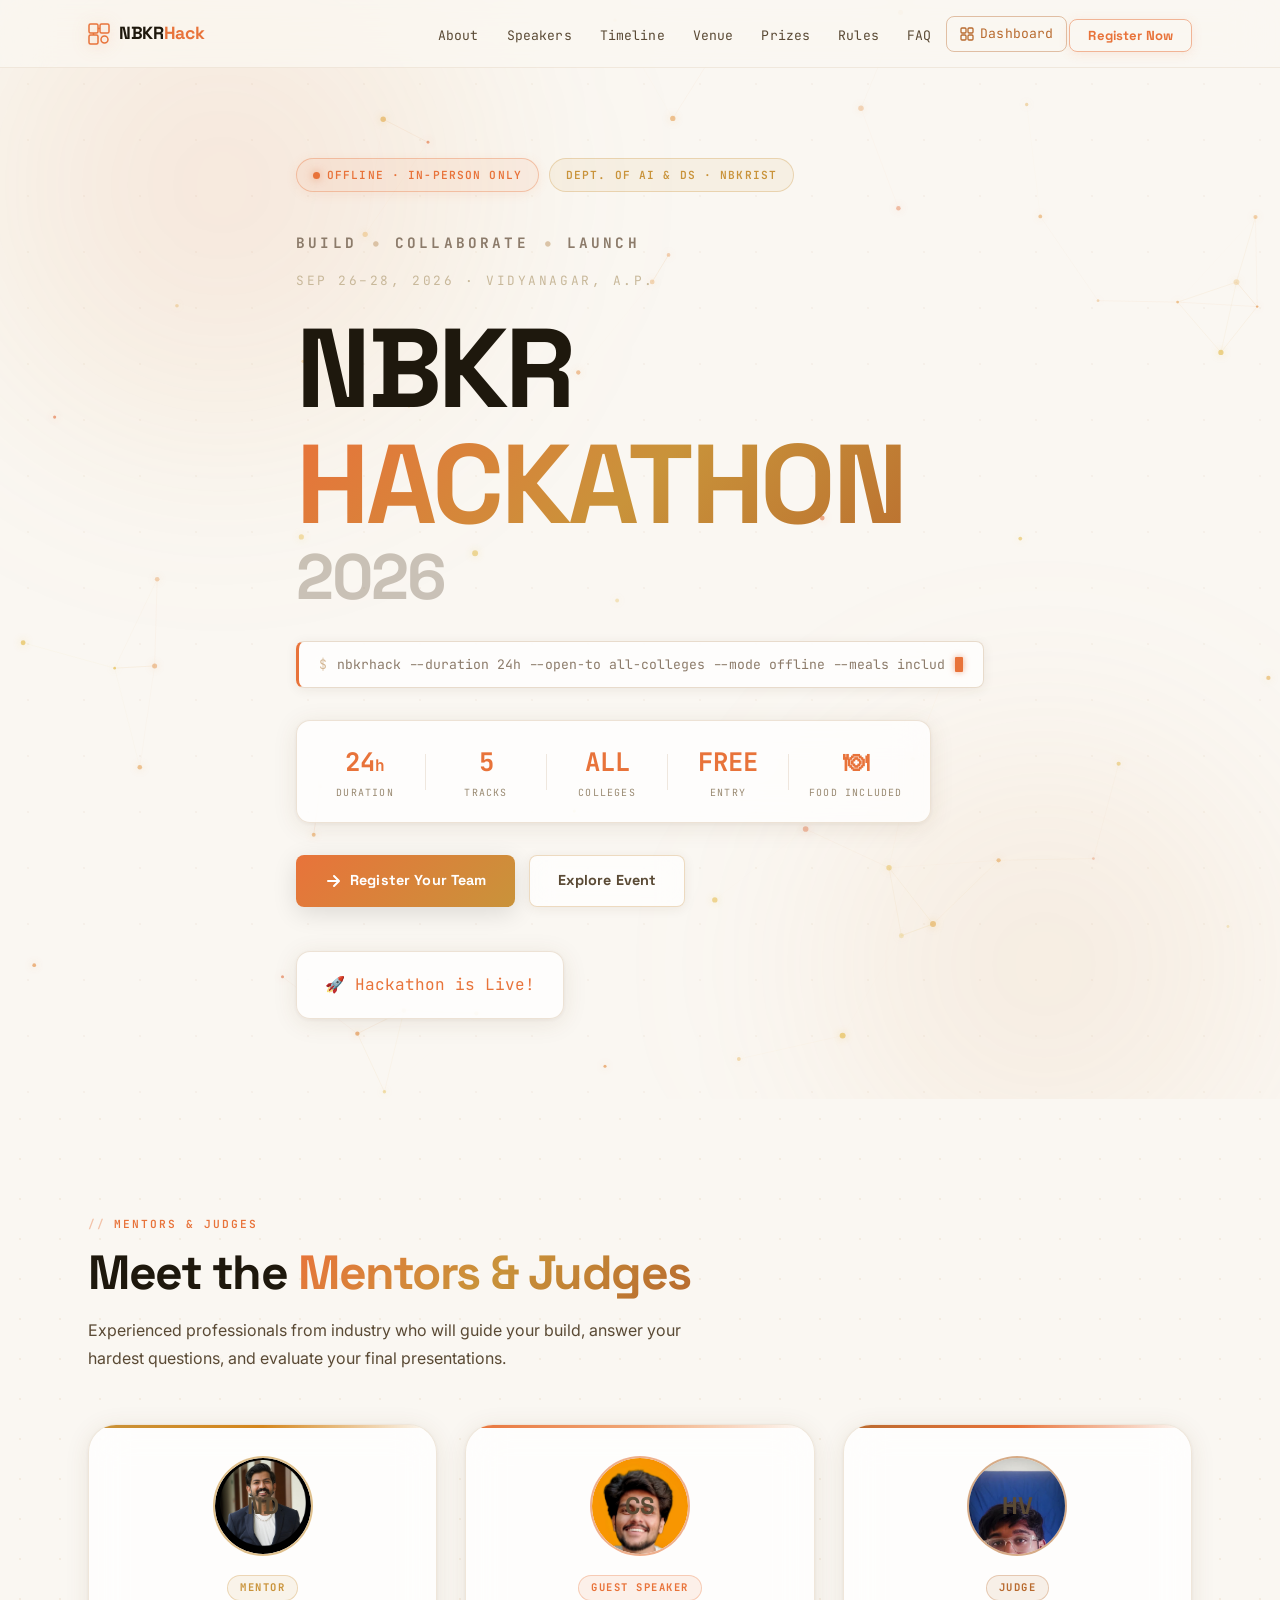
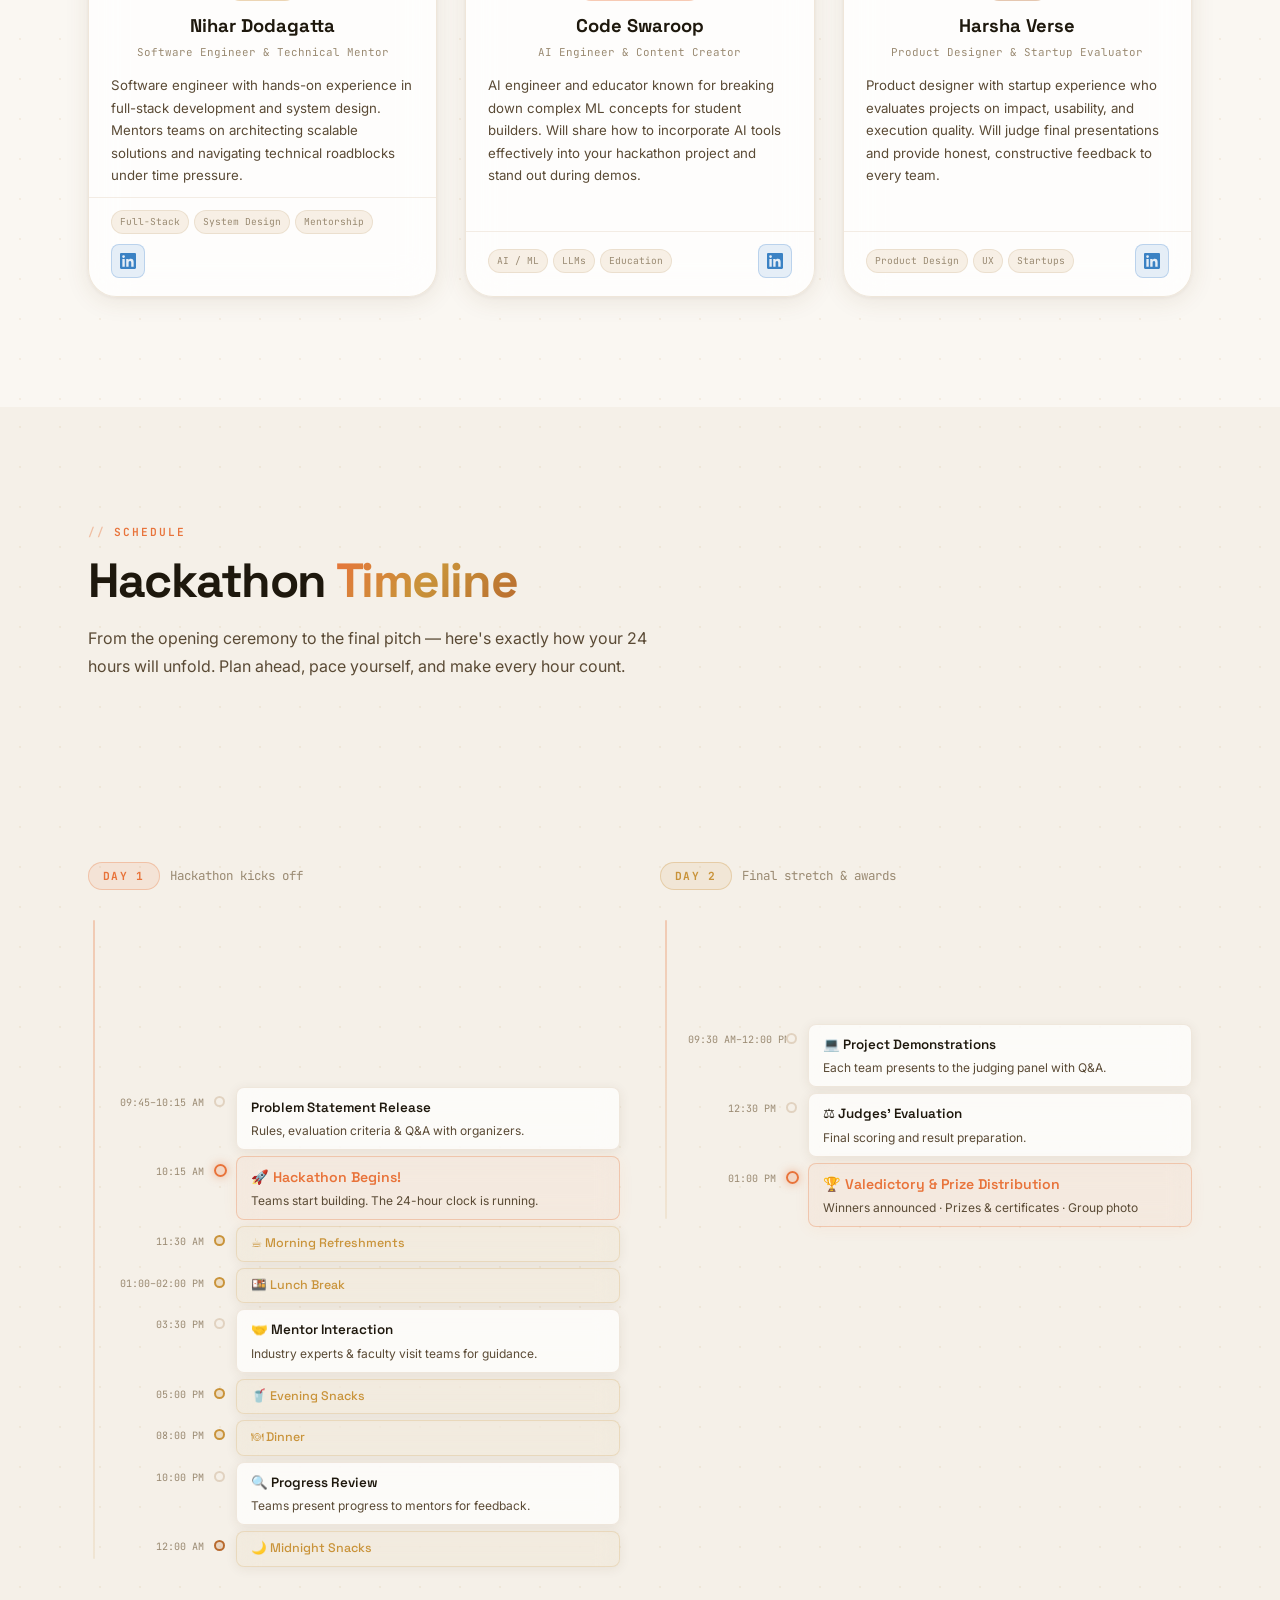
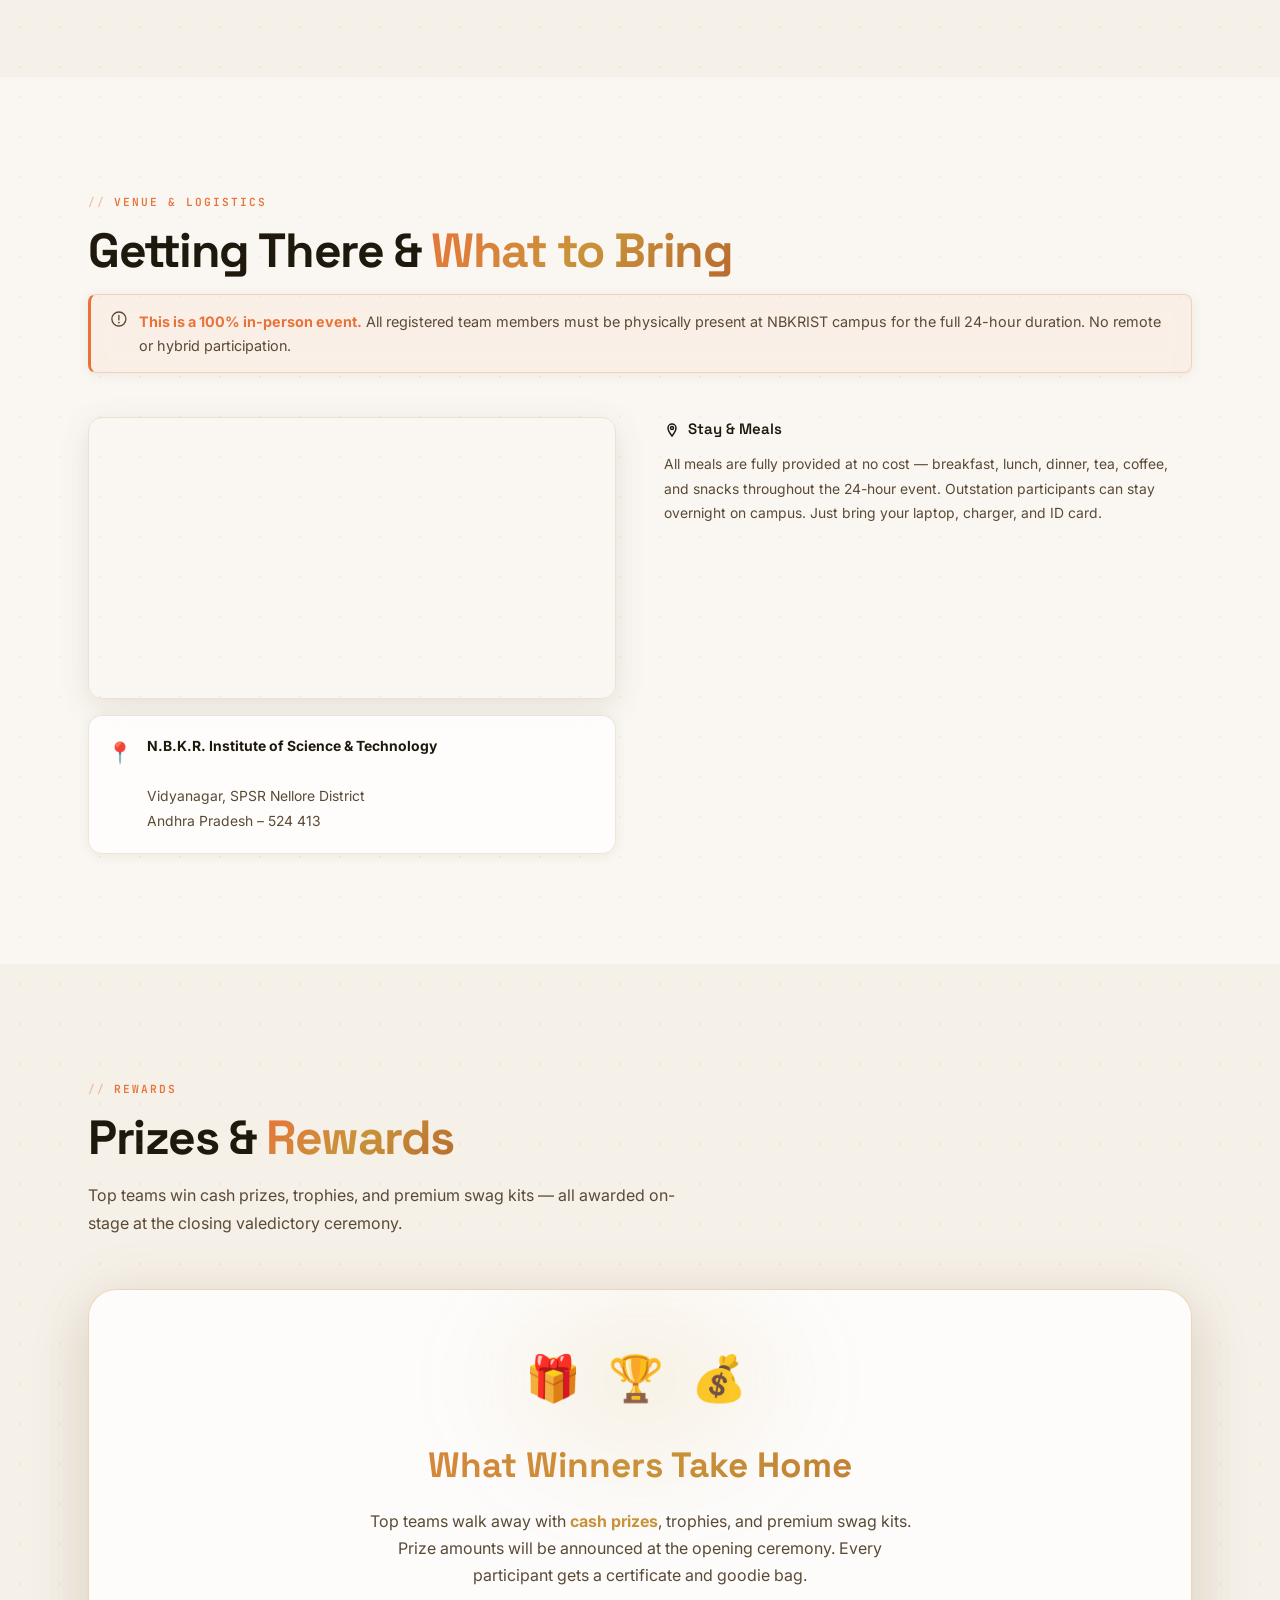
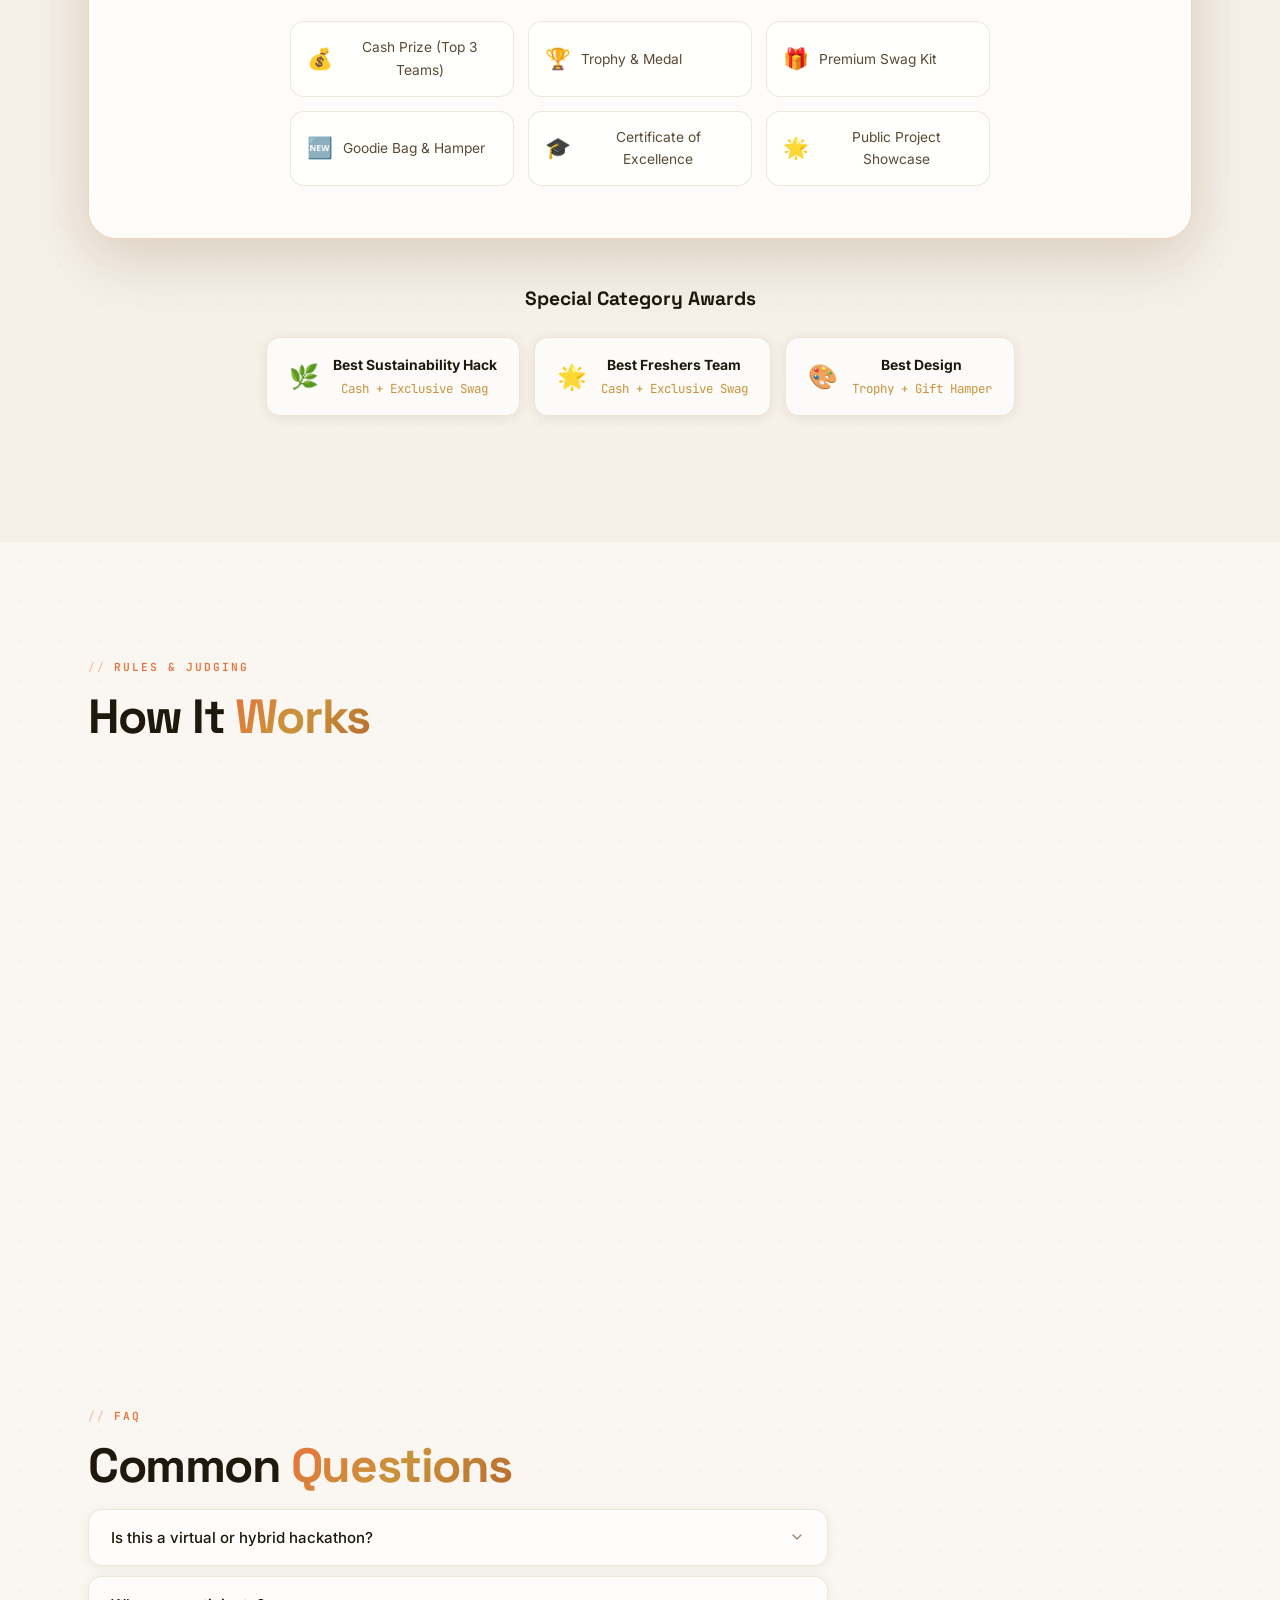
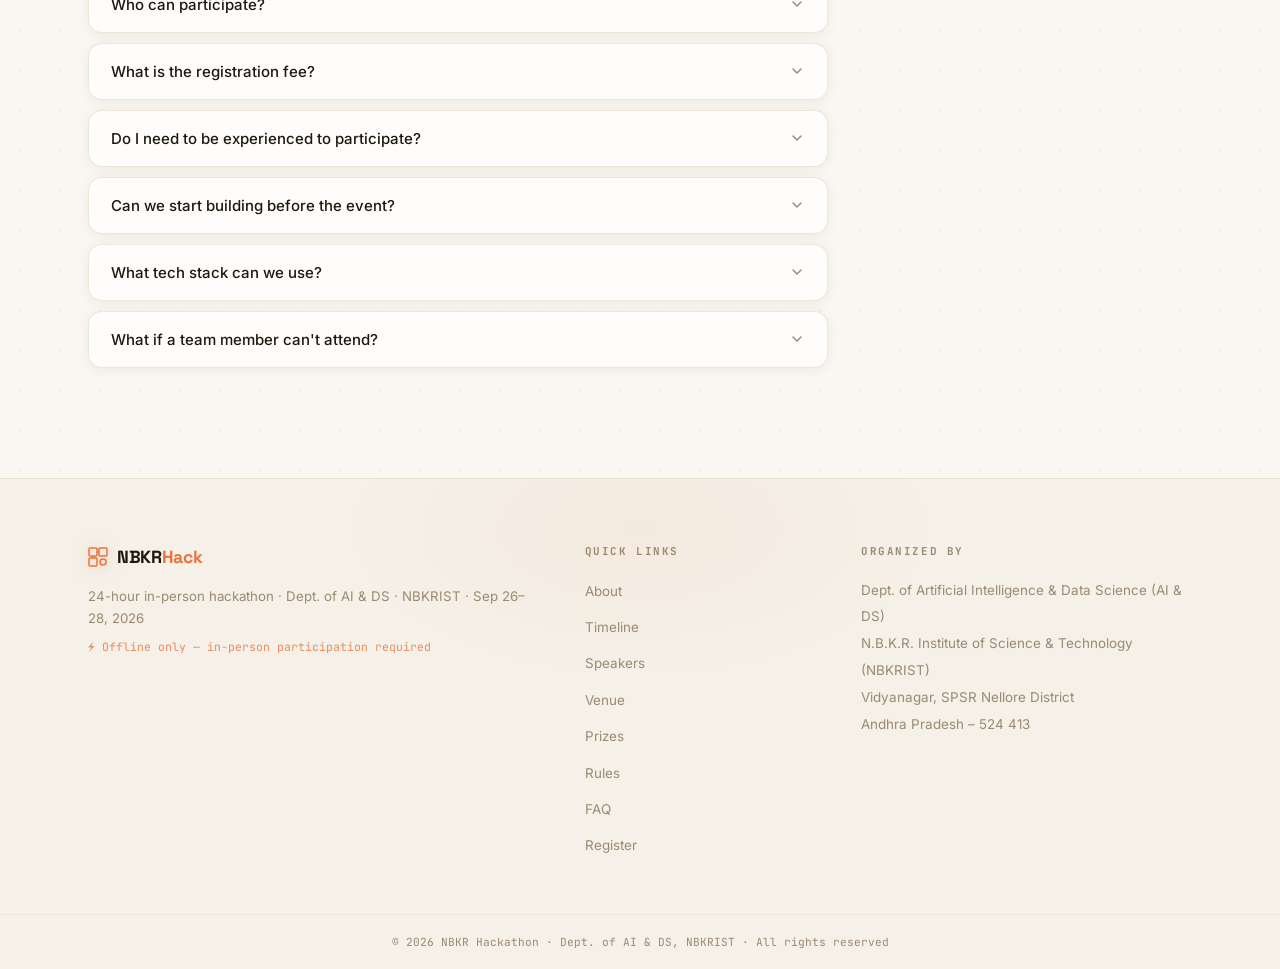
<file: index.html>
<!DOCTYPE html>
<html lang="en">
<head>
  <meta charset="UTF-8" />
  <meta name="viewport" content="width=device-width, initial-scale=1.0" />
  <title>NBKR Hackathon 2026 &ndash; 24-Hour In-Person Hackathon | NBKRIST</title>
  <meta name="description" content="NBKR Hackathon 2026 — Build, collaborate and launch real products in 24 hours. Free entry, free meals, cash prizes and swag. Open to all college students. Sep 26–28, NBKRIST, Andhra Pradesh." />
  <link rel="preconnect" href="https://fonts.googleapis.com" />
  <link rel="preconnect" href="https://fonts.gstatic.com" crossorigin />
  <link href="https://fonts.googleapis.com/css2?family=Playfair+Display:wght@400;600;700;800&family=Space+Grotesk:wght@300;400;500;600;700;800&family=Inter:wght@300;400;500;600&family=JetBrains+Mono:wght@400;500;600;700&display=swap" rel="stylesheet" />
  <link rel="stylesheet" href="styles.css" />
</head>
<body>

<!-- NAV -->
<nav class="navbar" id="navbar" role="navigation" aria-label="Main navigation">
  <div class="container nav-inner">
    <a href="#hero" class="nav-logo" aria-label="NBKR Hackathon home">
      <span class="logo-mark">
        <svg width="22" height="22" viewBox="0 0 22 22" fill="none" aria-hidden="true">
          <rect x="1" y="1" width="9" height="9" rx="1.5" stroke="currentColor" stroke-width="1.5"/>
          <rect x="12" y="1" width="9" height="9" rx="1.5" stroke="currentColor" stroke-width="1.5"/>
          <rect x="1" y="12" width="9" height="9" rx="1.5" stroke="currentColor" stroke-width="1.5"/>
          <circle cx="16.5" cy="16.5" r="3.5" stroke="currentColor" stroke-width="1.5"/>
          <line x1="10" y1="5.5" x2="12" y2="5.5" stroke="currentColor" stroke-width="1.5"/>
          <line x1="5.5" y1="10" x2="5.5" y2="12" stroke="currentColor" stroke-width="1.5"/>
        </svg>
      </span>
      <span class="logo-text">NBKR<span class="logo-accent">Hack</span></span>
    </a>
    <ul class="nav-links" role="list">
      <li><a href="about.html">About</a></li>
      <li><a href="#speakers">Speakers</a></li>
      <li><a href="#timeline">Timeline</a></li>
      <li><a href="#venue">Venue</a></li>
      <li><a href="#prizes">Prizes</a></li>
      <li><a href="#rules">Rules</a></li>
      <li><a href="#faq">FAQ</a></li>
      <li><a href="#" class="nav-dashboard dash-trigger">
        <svg width="14" height="14" viewBox="0 0 14 14" fill="none" aria-hidden="true">
          <rect x="1" y="1" width="5" height="5" rx="1" stroke="currentColor" stroke-width="1.3"/>
          <rect x="8" y="1" width="5" height="5" rx="1" stroke="currentColor" stroke-width="1.3"/>
          <rect x="1" y="8" width="5" height="5" rx="1" stroke="currentColor" stroke-width="1.3"/>
          <rect x="8" y="8" width="5" height="5" rx="1" stroke="currentColor" stroke-width="1.3"/>
        </svg>
        Dashboard
      </a></li>
      <li><a href="#register" class="nav-cta reg-trigger" id="nav-register-btn">Register Now</a></li>
    </ul>
    <button class="hamburger" id="hamburger-btn" aria-label="Toggle navigation" aria-expanded="false" aria-controls="nav-mobile">
      <span></span><span></span><span></span>
    </button>
  </div>
  <div class="nav-mobile" id="nav-mobile" aria-hidden="true">
    <ul role="list">
      <li><a href="about.html">About</a></li>
      <li><a href="#speakers">Speakers</a></li>
      <li><a href="#timeline">Timeline</a></li>
      <li><a href="#venue">Venue</a></li>
      <li><a href="#prizes">Prizes</a></li>
      <li><a href="#rules">Rules</a></li>
      <li><a href="#faq">FAQ</a></li>
      <li><a href="#" class="nav-dashboard dash-trigger">&#9783; Dashboard</a></li>
      <li><a href="#register" class="mobile-cta reg-trigger">Register Now</a></li>
    </ul>
  </div>
</nav>

<!-- HERO -->
<section class="hero" id="hero" aria-label="Hero">
  <canvas class="hero-canvas" id="pcb-canvas" aria-hidden="true"></canvas>
  <div class="hero-scanline" aria-hidden="true"></div>
  <div class="hero-grid-overlay" aria-hidden="true"></div>
  <div class="hero-glow-orb hero-glow-orb-1" aria-hidden="true"></div>
  <div class="hero-glow-orb hero-glow-orb-2" aria-hidden="true"></div>
  <div class="container hero-body">
    <div class="hero-badges">
      <span class="badge badge-offline" aria-label="Offline in-person only">
        <span class="badge-dot" aria-hidden="true"></span>OFFLINE &middot; IN-PERSON ONLY
      </span>
      <span class="badge badge-dept">Dept. of AI &amp; DS &middot; NBKRIST</span>
    </div>
    <div class="hero-tagline-row" aria-label="BUILD COLLABORATE LAUNCH">
      <span class="hero-tag-word">BUILD</span>
      <span class="hero-tag-sep" aria-hidden="true">&bull;</span>
      <span class="hero-tag-word">COLLABORATE</span>
      <span class="hero-tag-sep" aria-hidden="true">&bull;</span>
      <span class="hero-tag-word">LAUNCH</span>
    </div>
    <div class="hero-subtag">SEP 26&ndash;28, 2026 &middot; VIDYANAGAR, A.P.</div>
    <h1 class="hero-title">
      <span class="hero-title-line">NBKR</span>
      <span class="hero-title-line hero-title-gradient">HACKATHON</span>
      <span class="hero-title-line hero-title-year">2026</span>
    </h1>
    <div class="terminal-line" aria-label="Event command">
      <span class="term-prompt" aria-hidden="true">$</span>
      <span class="term-text" id="terminal-text"></span>
      <span class="term-cursor" aria-hidden="true"></span>
    </div>
    <div class="hero-stats" role="list" aria-label="Event key stats">
      <div class="hstat" role="listitem">
        <span class="hstat-val">24<span class="hstat-unit">h</span></span>
        <span class="hstat-label">Duration</span>
      </div>
      <div class="hstat-div" aria-hidden="true"></div>
      <div class="hstat" role="listitem">
        <span class="hstat-val">5</span>
        <span class="hstat-label">Tracks</span>
      </div>
      <div class="hstat-div" aria-hidden="true"></div>
      <div class="hstat" role="listitem">
        <span class="hstat-val">ALL</span>
        <span class="hstat-label">Colleges</span>
      </div>
      <div class="hstat-div" aria-hidden="true"></div>
      <div class="hstat" role="listitem">
        <span class="hstat-val">FREE</span><span class="hstat-label">Entry</span>
      </div>
      <div class="hstat-div" aria-hidden="true"></div>
      <div class="hstat" role="listitem">
        <span class="hstat-val">&#127869;</span><span class="hstat-label">Food Included</span>
      </div>
    </div>
    <div class="hero-ctas">
      <a href="#register" class="btn btn-glow reg-trigger">
        <svg width="18" height="18" viewBox="0 0 18 18" fill="none" aria-hidden="true"><path d="M4 9h10M10 4l5 5-5 5" stroke="currentColor" stroke-width="2" stroke-linecap="round" stroke-linejoin="round"/></svg>
        Register Your Team
      </a>
      <a href="#about" class="btn btn-glass">Explore Event</a>
    </div>
    <div class="countdown-block" id="countdown-container" aria-label="Countdown to hackathon">
      <div class="cd-label">LAUNCHING IN</div>
      <div class="cd-units">
        <div class="cd-unit"><span class="cd-val" id="cd-days">00</span><span class="cd-lbl">Days</span></div>
        <span class="cd-colon" aria-hidden="true">:</span>
        <div class="cd-unit"><span class="cd-val" id="cd-hours">00</span><span class="cd-lbl">Hours</span></div>
        <span class="cd-colon" aria-hidden="true">:</span>
        <div class="cd-unit"><span class="cd-val" id="cd-minutes">00</span><span class="cd-lbl">Mins</span></div>
        <span class="cd-colon" aria-hidden="true">:</span>
        <div class="cd-unit"><span class="cd-val" id="cd-seconds">00</span><span class="cd-lbl">Secs</span></div>
      </div>
    </div>
  </div>
</section>

<!-- ABOUT section moved to about.html -->

<!-- SPEAKERS -->
<section class="section speakers-section" id="speakers" aria-labelledby="speakers-h">
  <div class="section-grid-bg" aria-hidden="true"></div>
  <div class="container">
    <span class="section-eyebrow">Mentors &amp; Judges</span>
    <h2 class="section-title" id="speakers-h">Meet the <span class="gradient-text">Mentors &amp; Judges</span></h2>
    <p class="section-sub">Experienced professionals from industry who will guide your build, answer your hardest questions, and evaluate your final presentations.</p>
    <div class="speakers-grid">

      <div class="speaker-card speaker-card-amber reveal" role="article" aria-label="Speaker: Nihar Dodagatta">
        <div class="speaker-card-top-line speaker-card-top-amber"></div>
        <div class="speaker-card-glow"></div>
        <div class="speaker-avatar-wrap">
          <div class="speaker-avatar speaker-avatar-amber">
            <img src="images/Nihar.png" alt="Nihar Dodagatta" class="speaker-photo" onerror="this.style.display='none'" />
            <span class="speaker-initials">ND</span>
          </div>
        </div>
        <div class="speaker-body">
          <div class="speaker-role-tag speaker-role-tag-amber">Mentor</div>
          <h3 class="speaker-name">Nihar Dodagatta</h3>
          <p class="speaker-role">Software Engineer &amp; Technical Mentor</p>
          <p class="speaker-bio">Software engineer with hands-on experience in full-stack development and system design. Mentors teams on architecting scalable solutions and navigating technical roadblocks under time pressure.</p>
        </div>
        <div class="speaker-footer">
          <div class="speaker-tags"><span class="stag">Full-Stack</span><span class="stag">System Design</span><span class="stag">Mentorship</span></div>
          <a href="#" class="speaker-linkedin" aria-label="Nihar on LinkedIn"><svg width="16" height="16" viewBox="0 0 24 24" fill="currentColor"><path d="M20.447 20.452h-3.554v-5.569c0-1.328-.027-3.037-1.852-3.037-1.853 0-2.136 1.445-2.136 2.939v5.667H9.351V9h3.414v1.561h.046c.477-.9 1.637-1.85 3.37-1.85 3.601 0 4.267 2.37 4.267 5.455v6.286zM5.337 7.433a2.062 2.062 0 01-2.063-2.065 2.064 2.064 0 112.063 2.065zm1.782 13.019H3.555V9h3.564v11.452zM22.225 0H1.771C.792 0 0 .774 0 1.729v20.542C0 23.227.792 24 1.771 24h20.451C23.2 24 24 23.227 24 22.271V1.729C24 .774 23.2 0 22.222 0h.003z"/></svg></a>
        </div>
      </div>

      <div class="speaker-card speaker-card-cyan reveal" role="article" aria-label="Speaker: Code Swaroop">
        <div class="speaker-card-top-line speaker-card-top-cyan"></div>
        <div class="speaker-card-glow"></div>
        <div class="speaker-avatar-wrap">
          <div class="speaker-avatar speaker-avatar-cyan">
            <img src="images/swaroop.png" alt="Code Swaroop" class="speaker-photo" onerror="this.style.display='none'" />
            <span class="speaker-initials">CS</span>
          </div>
        </div>
        <div class="speaker-body">
          <div class="speaker-role-tag speaker-role-tag-cyan">Guest Speaker</div>
          <h3 class="speaker-name">Code Swaroop</h3>
          <p class="speaker-role">AI Engineer &amp; Content Creator</p>
          <p class="speaker-bio">AI engineer and educator known for breaking down complex ML concepts for student builders. Will share how to incorporate AI tools effectively into your hackathon project and stand out during demos.</p>
        </div>
        <div class="speaker-footer">
          <div class="speaker-tags"><span class="stag">AI / ML</span><span class="stag">LLMs</span><span class="stag">Education</span></div>
          <a href="#" class="speaker-linkedin" aria-label="Code Swaroop on LinkedIn"><svg width="16" height="16" viewBox="0 0 24 24" fill="currentColor"><path d="M20.447 20.452h-3.554v-5.569c0-1.328-.027-3.037-1.852-3.037-1.853 0-2.136 1.445-2.136 2.939v5.667H9.351V9h3.414v1.561h.046c.477-.9 1.637-1.85 3.37-1.85 3.601 0 4.267 2.37 4.267 5.455v6.286zM5.337 7.433a2.062 2.062 0 01-2.063-2.065 2.064 2.064 0 112.063 2.065zm1.782 13.019H3.555V9h3.564v11.452zM22.225 0H1.771C.792 0 0 .774 0 1.729v20.542C0 23.227.792 24 1.771 24h20.451C23.2 24 24 23.227 24 22.271V1.729C24 .774 23.2 0 22.222 0h.003z"/></svg></a>
        </div>
      </div>

      <div class="speaker-card speaker-card-purple reveal" role="article" aria-label="Speaker: Harsha Verse">
        <div class="speaker-card-top-line speaker-card-top-purple"></div>
        <div class="speaker-card-glow"></div>
        <div class="speaker-avatar-wrap">
          <div class="speaker-avatar speaker-avatar-purple">
            <img src="images/Harsha verse.png" alt="Harsha Verse" class="speaker-photo harsha-photo" onerror="this.style.display='none'" />
            <span class="speaker-initials">HV</span>
          </div>
        </div>
        <div class="speaker-body">
          <div class="speaker-role-tag speaker-role-tag-purple">Judge</div>
          <h3 class="speaker-name">Harsha Verse</h3>
          <p class="speaker-role">Product Designer &amp; Startup Evaluator</p>
          <p class="speaker-bio">Product designer with startup experience who evaluates projects on impact, usability, and execution quality. Will judge final presentations and provide honest, constructive feedback to every team.</p>
        </div>
        <div class="speaker-footer">
          <div class="speaker-tags"><span class="stag">Product Design</span><span class="stag">UX</span><span class="stag">Startups</span></div>
          <a href="#" class="speaker-linkedin" aria-label="Harsha Verse on LinkedIn"><svg width="16" height="16" viewBox="0 0 24 24" fill="currentColor"><path d="M20.447 20.452h-3.554v-5.569c0-1.328-.027-3.037-1.852-3.037-1.853 0-2.136 1.445-2.136 2.939v5.667H9.351V9h3.414v1.561h.046c.477-.9 1.637-1.85 3.37-1.85 3.601 0 4.267 2.37 4.267 5.455v6.286zM5.337 7.433a2.062 2.062 0 01-2.063-2.065 2.064 2.064 0 112.063 2.065zm1.782 13.019H3.555V9h3.564v11.452zM22.225 0H1.771C.792 0 0 .774 0 1.729v20.542C0 23.227.792 24 1.771 24h20.451C23.2 24 24 23.227 24 22.271V1.729C24 .774 23.2 0 22.222 0h.003z"/></svg></a>
        </div>
      </div>

    </div>
  </div>
</section>

<!-- TIMELINE -->
<section class="section timeline-section" id="timeline" aria-labelledby="timeline-h">
  <div class="section-grid-bg" aria-hidden="true"></div>
  <div class="container">
    <span class="section-eyebrow">Schedule</span>
    <h2 class="section-title" id="timeline-h">Hackathon <span class="gradient-text">Timeline</span></h2>
    <p class="section-sub">From the opening ceremony to the final pitch &mdash; here's exactly how your 24 hours will unfold. Plan ahead, pace yourself, and make every hour count.</p>
    <div class="tl-info-bar reveal">
      <div class="tl-info-item"><span class="tl-info-icon">&#127979;</span><span>All colleges welcome</span></div>
      <div class="tl-info-sep" aria-hidden="true"></div>
      <div class="tl-info-item"><span class="tl-info-icon">&#9989;</span><span>Every team participates</span></div>
      <div class="tl-info-sep" aria-hidden="true"></div>
      <div class="tl-info-item"><span class="tl-info-icon">&#128101;</span><span>2&ndash;4 members per team</span></div>
      <div class="tl-info-sep" aria-hidden="true"></div>
      <div class="tl-info-item"><span class="tl-info-icon">&#9201;</span><span>24 Hours &middot; Offline</span></div>
      <div class="tl-info-sep" aria-hidden="true"></div>
      <div class="tl-info-item"><span class="tl-info-icon">&#127869;</span><span>All meals provided</span></div>
      <div class="tl-info-sep" aria-hidden="true"></div>
      <div class="tl-info-item"><span class="tl-info-icon">&#127894;</span><span>Certificates for all</span></div>
    </div>
    <div class="tl-summary-grid">
      <div class="tl-day-col">
        <div class="tl-day-header"><span class="tl-day-badge">Day 1</span><span class="tl-day-sub">Hackathon kicks off</span></div>
        <div class="tl-events">
          <div class="tl-event reveal"><span class="tl-etime">08:00&ndash;09:00 AM</span><div class="tl-edot tl-edot-default"></div><div class="tl-ecard"><h4>Registration &amp; Check-in</h4><p>Participant verification, ID cards, welcome kits &amp; team check-in.</p></div></div>
          <div class="tl-event reveal"><span class="tl-etime">09:00&ndash;09:45 AM</span><div class="tl-edot tl-edot-default"></div><div class="tl-ecard"><h4>Inaugural Ceremony</h4><p>Welcome address, lamp lighting, Chief Guest speech &amp; briefing.</p></div></div>
          <div class="tl-event reveal"><span class="tl-etime">09:45&ndash;10:15 AM</span><div class="tl-edot tl-edot-default"></div><div class="tl-ecard"><h4>Problem Statement Release</h4><p>Rules, evaluation criteria &amp; Q&amp;A with organizers.</p></div></div>
          <div class="tl-event reveal"><span class="tl-etime">10:15 AM</span><div class="tl-edot tl-edot-major"></div><div class="tl-ecard tl-ecard-major"><h4>&#128640; Hackathon Begins!</h4><p>Teams start building. The 24-hour clock is running.</p></div></div>
          <div class="tl-event reveal"><span class="tl-etime">11:30 AM</span><div class="tl-edot tl-edot-food"></div><div class="tl-ecard tl-ecard-food"><h4>&#9749; Morning Refreshments</h4></div></div>
          <div class="tl-event reveal"><span class="tl-etime">01:00&ndash;02:00 PM</span><div class="tl-edot tl-edot-food"></div><div class="tl-ecard tl-ecard-food"><h4>&#127857; Lunch Break</h4></div></div>
          <div class="tl-event reveal"><span class="tl-etime">03:30 PM</span><div class="tl-edot tl-edot-default"></div><div class="tl-ecard"><h4>&#129309; Mentor Interaction</h4><p>Industry experts &amp; faculty visit teams for guidance.</p></div></div>
          <div class="tl-event reveal"><span class="tl-etime">05:00 PM</span><div class="tl-edot tl-edot-food"></div><div class="tl-ecard tl-ecard-food"><h4>&#129380; Evening Snacks</h4></div></div>
          <div class="tl-event reveal"><span class="tl-etime">08:00 PM</span><div class="tl-edot tl-edot-food"></div><div class="tl-ecard tl-ecard-food"><h4>&#127869; Dinner</h4></div></div>
          <div class="tl-event reveal"><span class="tl-etime">10:00 PM</span><div class="tl-edot tl-edot-default"></div><div class="tl-ecard"><h4>&#128269; Progress Review</h4><p>Teams present progress to mentors for feedback.</p></div></div>
          <div class="tl-event reveal"><span class="tl-etime">12:00 AM</span><div class="tl-edot tl-edot-mid"></div><div class="tl-ecard tl-ecard-food"><h4>&#127769; Midnight Snacks</h4></div></div>
        </div>
      </div>
      <div class="tl-day-col">
        <div class="tl-day-header"><span class="tl-day-badge tl-day-badge-2">Day 2</span><span class="tl-day-sub">Final stretch &amp; awards</span></div>
        <div class="tl-events">
          <div class="tl-event reveal"><span class="tl-etime">07:00 AM</span><div class="tl-edot tl-edot-food"></div><div class="tl-ecard tl-ecard-food"><h4>&#127749; Breakfast</h4></div></div>
          <div class="tl-event reveal"><span class="tl-etime">09:00 AM</span><div class="tl-edot tl-edot-major"></div><div class="tl-ecard tl-ecard-major"><h4>&#128721; Submission Deadline</h4><p>GitHub repo &middot; PPT &middot; Documentation &middot; Demo link</p></div></div>
          <div class="tl-event reveal"><span class="tl-etime">09:30 AM&ndash;12:00 PM</span><div class="tl-edot tl-edot-default"></div><div class="tl-ecard"><h4>&#128187; Project Demonstrations</h4><p>Each team presents to the judging panel with Q&amp;A.</p></div></div>
          <div class="tl-event reveal"><span class="tl-etime">12:30 PM</span><div class="tl-edot tl-edot-default"></div><div class="tl-ecard"><h4>&#9878; Judges' Evaluation</h4><p>Final scoring and result preparation.</p></div></div>
          <div class="tl-event reveal"><span class="tl-etime">01:00 PM</span><div class="tl-edot tl-edot-major"></div><div class="tl-ecard tl-ecard-major"><h4>&#127942; Valedictory &amp; Prize Distribution</h4><p>Winners announced &middot; Prizes &amp; certificates &middot; Group photo</p></div></div>
        </div>
      </div>
    </div>
  </div>
</section>

<!-- VENUE -->
<section class="section venue-section" id="venue" aria-labelledby="venue-h">
  <div class="section-grid-bg" aria-hidden="true"></div>
  <div class="container">
    <span class="section-eyebrow">Venue &amp; Logistics</span>
    <h2 class="section-title" id="venue-h">Getting There &amp; <span class="gradient-text">What to Bring</span></h2>
    <div class="venue-alert reveal" role="alert">
      <svg width="18" height="18" viewBox="0 0 18 18" fill="none" aria-hidden="true"><circle cx="9" cy="9" r="8" stroke="currentColor" stroke-width="1.5"/><line x1="9" y1="5" x2="9" y2="10" stroke="currentColor" stroke-width="1.5" stroke-linecap="round"/><circle cx="9" cy="13" r="1" fill="currentColor"/></svg>
      <span><strong>This is a 100% in-person event.</strong> All registered team members must be physically present at NBKRIST campus for the full 24-hour duration. No remote or hybrid participation.</span>
    </div>
    <div class="venue-grid">
      <div class="venue-map-col reveal">
        <div class="map-embed" aria-label="NBKRIST campus map">
          <iframe src="https://www.google.com/maps/embed?pb=!1m18!1m12!1m3!1d15392.0!2d79.5!3d14.4!2m3!1f0!2f0!3f0!3m2!1i1024!2i768!4f13.1!3m3!1m2!1s0x3a4cf5a7e3b5b5b5%3A0x1234567890abcdef!2sNBKRIST!5e0!3m2!1sen!2sin!4v1234567890" width="100%" height="280" style="border:0;" allowfullscreen="" loading="lazy" referrerpolicy="no-referrer-when-downgrade" title="NBKRIST campus on Google Maps"></iframe>
        </div>
        <div class="venue-address-card">
          <div class="vac-icon">&#128205;</div>
          <div><strong>N.B.K.R. Institute of Science &amp; Technology</strong><br>Vidyanagar, SPSR Nellore District<br>Andhra Pradesh &ndash; 524 413</div>
        </div>
      </div>
      <div class="venue-info-col">
        <div class="vinfo-block reveal">
          <h3 class="vinfo-title"><svg width="16" height="16" viewBox="0 0 16 16" fill="none"><path d="M8 2C5.8 2 4 3.8 4 6c0 3 4 8 4 8s4-5 4-8c0-2.2-1.8-4-4-4z" stroke="currentColor" stroke-width="1.5"/><circle cx="8" cy="6" r="1.5" stroke="currentColor" stroke-width="1.5"/></svg>Stay &amp; Meals</h3>
          <p>All meals are fully provided at no cost &mdash; breakfast, lunch, dinner, tea, coffee, and snacks throughout the 24-hour event. Outstation participants can stay overnight on campus. Just bring your laptop, charger, and ID card.</p>
        </div>
      </div>
    </div>
  </div>
</section>

<!-- PRIZES -->
<section class="section prizes-section" id="prizes" aria-labelledby="prizes-h">
  <div class="section-grid-bg" aria-hidden="true"></div>
  <div class="container">
    <span class="section-eyebrow">Rewards</span>
    <h2 class="section-title" id="prizes-h">Prizes &amp; <span class="gradient-text">Rewards</span></h2>
    <p class="section-sub">Top teams win cash prizes, trophies, and premium swag kits &mdash; all awarded on-stage at the closing valedictory ceremony.</p>

    <!-- Podium -->
    <!-- Single prizes box -->
<div class="prize-single-box reveal">
  <div class="prize-single-glow" aria-hidden="true"></div>
  <div class="prize-single-content">
    <div class="prize-single-icons" aria-hidden="true">&#127873; &#127942; &#128176;</div>
    <h3 class="prize-single-title">What Winners Take Home</h3>
    <p class="prize-single-desc">Top teams walk away with <strong>cash prizes</strong>, trophies, and premium swag kits. Prize amounts will be announced at the opening ceremony. Every participant gets a certificate and goodie bag.</p>
    <div class="prize-single-perks">
      <div class="prize-single-perk"><span>&#128176;</span><span>Cash Prize (Top 3 Teams)</span></div>
      <div class="prize-single-perk"><span>&#127942;</span><span>Trophy &amp; Medal</span></div>
      <div class="prize-single-perk"><span>&#127873;</span><span>Premium Swag Kit</span></div>
      <div class="prize-single-perk"><span>&#127381;</span><span>Goodie Bag &amp; Hamper</span></div>
      <div class="prize-single-perk"><span>&#127891;</span><span>Certificate of Excellence</span></div>
      <div class="prize-single-perk"><span>&#127775;</span><span>Public Project Showcase</span></div>
    </div>
  </div>
</div>
<div class="special-awards reveal">
      <h3 class="special-title">Special Category Awards</h3>
      <div class="special-grid">
        <div class="scard"><span class="scard-icon">&#127807;</span><div><strong>Best Sustainability Hack</strong><span class="scard-amt">Cash + Exclusive Swag</span></div></div>
        <div class="scard"><span class="scard-icon">&#127775;</span><div><strong>Best Freshers Team</strong><span class="scard-amt">Cash + Exclusive Swag</span></div></div>
        <div class="scard"><span class="scard-icon">&#127912;</span><div><strong>Best Design</strong><span class="scard-amt">Trophy + Gift Hamper</span></div></div>
      </div>
    </div>


  </div>
</section>
<!-- RULES -->
<section class="section rules-section" id="rules" aria-labelledby="rules-h">
  <div class="section-grid-bg" aria-hidden="true"></div>
  <div class="container">
    <span class="section-eyebrow">Rules &amp; Judging</span>
    <h2 class="section-title" id="rules-h">How It <span class="gradient-text">Works</span></h2>
    <div class="rules-grid">
      <div class="rules-col reveal">
        <h3 class="rules-subtitle">Eligibility &amp; Conduct</h3>
        <ul class="rules-list">
          <li>Open to students from NBKRIST and all other colleges &mdash; any branch, any year</li>
          <li>Teams of 2&ndash;4 members; all members must be present at check-in</li>
          <li>All code and design must start <em>after</em> the official kick-off at 10:15 AM on Sep 26</li>
          <li>Pre-built or previously submitted projects will lead to immediate disqualification</li>
          <li>AI coding tools (Copilot, ChatGPT, etc.) are permitted but must be disclosed at submission</li>
          <li>Any technology stack is allowed &mdash; web, mobile, hardware, or hybrid</li>
          <li>Final deliverable must be a working prototype, not just a slide deck</li>
          <li>Respectful conduct towards all participants, mentors, and organizers is mandatory</li>
        </ul>
      </div>
      <div class="rules-col reveal">
        <h3 class="rules-subtitle">Judging Criteria</h3>
        <div class="judging-bars">
          <div class="jbar"><div class="jbar-label"><span>Innovation &amp; Creativity</span><span class="jbar-pct">25%</span></div><div class="jbar-track"><div class="jbar-fill" style="--w:25%"></div></div></div>
          <div class="jbar"><div class="jbar-label"><span>Technical Complexity</span><span class="jbar-pct">25%</span></div><div class="jbar-track"><div class="jbar-fill" style="--w:25%"></div></div></div>
          <div class="jbar"><div class="jbar-label"><span>Completeness &amp; Functionality</span><span class="jbar-pct">20%</span></div><div class="jbar-track"><div class="jbar-fill" style="--w:20%"></div></div></div>
          <div class="jbar"><div class="jbar-label"><span>Design &amp; User Experience</span><span class="jbar-pct">20%</span></div><div class="jbar-track"><div class="jbar-fill" style="--w:20%"></div></div></div>
          <div class="jbar"><div class="jbar-label"><span>Social / Practical Impact</span><span class="jbar-pct">10%</span></div><div class="jbar-track"><div class="jbar-fill" style="--w:10%"></div></div></div>
        </div>
        <p class="judging-note">Judging happens in two rounds &mdash; mid-point review and final on-stage presentation, both in person at NBKRIST.</p>
      </div>
    </div>
  </div>
</section>

<!-- REGISTER -->
<!-- JOIN US / REGISTER section removed -->

<!-- DASHBOARD -->
<section class="section dashboard-section" id="dashboard" hidden style="display:none" aria-labelledby="dashboard-h">
  <div class="section-grid-bg" aria-hidden="true"></div>
  <div class="container">
    <span class="section-eyebrow">Quick Access</span>
    <h2 class="section-title" id="dashboard-h">Event <span class="gradient-text">Dashboard</span></h2>
    <p class="section-sub">Everything you need at a glance — key dates, stats, and quick links.</p>

    <!-- Key dates countdown cards -->
    <div class="dash-grid">
      <div class="dash-card dash-card-cyan reveal">
        <div class="dash-card-icon">&#128197;</div>
        <div class="dash-card-body">
          <div class="dash-card-label">Registration Opens</div>
          <div class="dash-card-value">15 Aug 2026</div>
          <div class="dash-card-sub">Mark your calendar</div>
        </div>
      </div>
      <div class="dash-card dash-card-amber reveal">
        <div class="dash-card-icon">&#9203;</div>
        <div class="dash-card-body">
          <div class="dash-card-label">Registration Closes</div>
          <div class="dash-card-value">10 Sep 2026</div>
          <div class="dash-card-sub">Don't miss the deadline</div>
        </div>
      </div>
      <div class="dash-card dash-card-purple reveal">
        <div class="dash-card-icon">&#128640;</div>
        <div class="dash-card-body">
          <div class="dash-card-label">Hackathon Begins</div>
          <div class="dash-card-value">26 Sep 2026</div>
          <div class="dash-card-sub">10:15 AM on campus</div>
        </div>
      </div>
      <div class="dash-card dash-card-green reveal">
        <div class="dash-card-icon">&#127942;</div>
        <div class="dash-card-body">
          <div class="dash-card-label">Winners Announced</div>
          <div class="dash-card-value">28 Sep 2026</div>
          <div class="dash-card-sub">1:00 PM valedictory</div>
        </div>
      </div>
    </div>

    <!-- Stats bar -->
    <div class="dash-stats reveal">
      <div class="dash-stat">
        <span class="dash-stat-val">24</span>
        <span class="dash-stat-label">Hours</span>
      </div>
      <div class="dash-stat-sep"></div>
      <div class="dash-stat">
        <span class="dash-stat-val">&#127873;</span><span class="dash-stat-label">Prizes &amp; Goodies</span>
      </div>
      <div class="dash-stat-sep"></div>
      <div class="dash-stat">
        <span class="dash-stat-val">2&ndash;4</span>
        <span class="dash-stat-label">Team Size</span>
      </div>
      <div class="dash-stat-sep"></div>
      <div class="dash-stat">
        <span class="dash-stat-val">5</span>
        <span class="dash-stat-label">Tracks</span>
      </div>
      <div class="dash-stat-sep"></div>
      <div class="dash-stat">
        <span class="dash-stat-val">FREE</span>
        <span class="dash-stat-label">Entry</span>
      </div>
      <div class="dash-stat-sep"></div>
      <div class="dash-stat">
        <span class="dash-stat-val">&#127869;</span>
        <span class="dash-stat-label">Food Provided</span>
      </div>
    </div>

    <!-- Quick links -->
    <div class="dash-links reveal">
      <h3 class="dash-links-title">Quick Links</h3>
      <div class="dash-links-grid">
        <a href="#register" class="dash-link reg-trigger">
          <span class="dash-link-icon">&#128221;</span>
          <span class="dash-link-text">Register Team</span>
          <svg width="14" height="14" viewBox="0 0 14 14" fill="none" aria-hidden="true"><path d="M3 7h8M8 4l3 3-3 3" stroke="currentColor" stroke-width="1.5" stroke-linecap="round"/></svg>
        </a>
        <a href="#timeline" class="dash-link">
          <span class="dash-link-icon">&#128336;</span>
          <span class="dash-link-text">View Schedule</span>
          <svg width="14" height="14" viewBox="0 0 14 14" fill="none" aria-hidden="true"><path d="M3 7h8M8 4l3 3-3 3" stroke="currentColor" stroke-width="1.5" stroke-linecap="round"/></svg>
        </a>
        <a href="#prizes" class="dash-link">
          <span class="dash-link-icon">&#127942;</span>
          <span class="dash-link-text">Prizes &amp; Swags</span>
          <svg width="14" height="14" viewBox="0 0 14 14" fill="none" aria-hidden="true"><path d="M3 7h8M8 4l3 3-3 3" stroke="currentColor" stroke-width="1.5" stroke-linecap="round"/></svg>
        </a>
        <a href="#speakers" class="dash-link">
          <span class="dash-link-icon">&#127908;</span>
          <span class="dash-link-text">Meet Speakers</span>
          <svg width="14" height="14" viewBox="0 0 14 14" fill="none" aria-hidden="true"><path d="M3 7h8M8 4l3 3-3 3" stroke="currentColor" stroke-width="1.5" stroke-linecap="round"/></svg>
        </a>
        <a href="#venue" class="dash-link">
          <span class="dash-link-icon">&#128205;</span>
          <span class="dash-link-text">Venue &amp; Logistics</span>
          <svg width="14" height="14" viewBox="0 0 14 14" fill="none" aria-hidden="true"><path d="M3 7h8M8 4l3 3-3 3" stroke="currentColor" stroke-width="1.5" stroke-linecap="round"/></svg>
        </a>
        <a href="#rules" class="dash-link">
          <span class="dash-link-icon">&#128221;</span>
          <span class="dash-link-text">Rules &amp; Judging</span>
          <svg width="14" height="14" viewBox="0 0 14 14" fill="none" aria-hidden="true"><path d="M3 7h8M8 4l3 3-3 3" stroke="currentColor" stroke-width="1.5" stroke-linecap="round"/></svg>
        </a>
      </div>
    </div>

  </div>
</section>

<!-- FAQ -->
<section class="section faq-section" id="faq" aria-labelledby="faq-h">
  <div class="section-grid-bg" aria-hidden="true"></div>
  <div class="container">
    <span class="section-eyebrow">FAQ</span>
    <h2 class="section-title" id="faq-h">Common <span class="gradient-text">Questions</span></h2>
    <div class="faq-list">
      <div class="faq-item reveal"><button class="faq-q" aria-expanded="false" aria-controls="fa1">Is this a virtual or hybrid hackathon?<svg class="faq-chevron" width="16" height="16" viewBox="0 0 16 16" fill="none" aria-hidden="true"><path d="M4 6l4 4 4-4" stroke="currentColor" stroke-width="1.5" stroke-linecap="round"/></svg></button><div class="faq-a" id="fa1" hidden><p><strong>No.</strong> NBKR Hackathon is 100% offline and in-person at NBKRIST campus, Vidyanagar. No virtual, remote, or hybrid option exists. All registered team members must be physically present for the full 24 hours.</p></div></div>
      <div class="faq-item reveal"><button class="faq-q" aria-expanded="false" aria-controls="fa2">Who can participate?<svg class="faq-chevron" width="16" height="16" viewBox="0 0 16 16" fill="none" aria-hidden="true"><path d="M4 6l4 4 4-4" stroke="currentColor" stroke-width="1.5" stroke-linecap="round"/></svg></button><div class="faq-a" id="fa2" hidden><p>Open to students from <strong>NBKRIST and all other colleges</strong> &mdash; any branch, any year. Every registered team gets to participate. No prior hackathon experience required.</p></div></div>
      <div class="faq-item reveal"><button class="faq-q" aria-expanded="false" aria-controls="fa3">What is the registration fee?<svg class="faq-chevron" width="16" height="16" viewBox="0 0 16 16" fill="none" aria-hidden="true"><path d="M4 6l4 4 4-4" stroke="currentColor" stroke-width="1.5" stroke-linecap="round"/></svg></button><div class="faq-a" id="fa3" hidden><p>Registration is completely <strong>free</strong>. All meals &mdash; breakfast, lunch, dinner, tea, coffee and snacks &mdash; are provided throughout the 24-hour event at no cost.</p></div></div>
      <div class="faq-item reveal"><button class="faq-q" aria-expanded="false" aria-controls="fa4">Do I need to be experienced to participate?<svg class="faq-chevron" width="16" height="16" viewBox="0 0 16 16" fill="none" aria-hidden="true"><path d="M4 6l4 4 4-4" stroke="currentColor" stroke-width="1.5" stroke-linecap="round"/></svg></button><div class="faq-a" id="fa4" hidden><p><strong>Not at all.</strong> NBKR Hackathon welcomes first-timers. Mentors are available throughout the event to guide you. The judging considers your progress and problem-solving approach, not just the final product. Freshers are especially encouraged to apply.</p></div></div>
      <div class="faq-item reveal"><button class="faq-q" aria-expanded="false" aria-controls="fa5">Can we start building before the event?<svg class="faq-chevron" width="16" height="16" viewBox="0 0 16 16" fill="none" aria-hidden="true"><path d="M4 6l4 4 4-4" stroke="currentColor" stroke-width="1.5" stroke-linecap="round"/></svg></button><div class="faq-a" id="fa5" hidden><p>You can research and brainstorm, but <strong>all code and design work must start after the official kick-off</strong> on 26 Sep 2026 at the campus. Pre-built projects will be disqualified.</p></div></div>
      <div class="faq-item reveal"><button class="faq-q" aria-expanded="false" aria-controls="fa6">What tech stack can we use?<svg class="faq-chevron" width="16" height="16" viewBox="0 0 16 16" fill="none" aria-hidden="true"><path d="M4 6l4 4 4-4" stroke="currentColor" stroke-width="1.5" stroke-linecap="round"/></svg></button><div class="faq-a" id="fa6" hidden><p>Any technology stack is allowed &mdash; web, mobile, hardware, or hybrid. AI tools like Copilot or ChatGPT are permitted but must be disclosed in your submission. The final deliverable must be a working prototype, not just a presentation.</p></div></div>
      <div class="faq-item reveal"><button class="faq-q" aria-expanded="false" aria-controls="fa7">What if a team member can't attend?<svg class="faq-chevron" width="16" height="16" viewBox="0 0 16 16" fill="none" aria-hidden="true"><path d="M4 6l4 4 4-4" stroke="currentColor" stroke-width="1.5" stroke-linecap="round"/></svg></button><div class="faq-a" id="fa7" hidden><p>All registered members must be present. Teams with fewer than 2 members at check-in may be disqualified. No substitutions after the registration deadline.</p></div></div>
    </div>
  </div>
</section>

<!-- FOOTER -->
<footer class="footer" role="contentinfo">
  <div class="footer-glow" aria-hidden="true"></div>
  <div class="container footer-inner">
    <div class="footer-brand">
      <a href="#hero" class="nav-logo footer-logo" aria-label="NBKR Hackathon home">
        <span class="logo-mark"><svg width="20" height="20" viewBox="0 0 20 20" fill="none" aria-hidden="true"><rect x="1" y="1" width="8" height="8" rx="1" stroke="currentColor" stroke-width="1.5"/><rect x="11" y="1" width="8" height="8" rx="1" stroke="currentColor" stroke-width="1.5"/><rect x="1" y="11" width="8" height="8" rx="1" stroke="currentColor" stroke-width="1.5"/><circle cx="15" cy="15" r="3" stroke="currentColor" stroke-width="1.5"/><line x1="9" y1="5" x2="11" y2="5" stroke="currentColor" stroke-width="1.5"/><line x1="5" y1="9" x2="5" y2="11" stroke="currentColor" stroke-width="1.5"/></svg></span>
        <span class="logo-text">NBKR<span class="logo-accent">Hack</span></span>
      </a>
      <p class="footer-tagline">24-hour in-person hackathon &middot; Dept. of AI &amp; DS &middot; NBKRIST &middot; Sep 26&ndash;28, 2026</p>
      <p class="footer-offline-note">&#9889; Offline only &mdash; in-person participation required</p>
    </div>
    <div class="footer-col">
      <h4 class="footer-col-title">Quick Links</h4>
      <ul>
        <li><a href="about.html">About</a></li>
        <li><a href="#timeline">Timeline</a></li>
        <li><a href="#speakers">Speakers</a></li>
        <li><a href="#venue">Venue</a></li>
        <li><a href="#prizes">Prizes</a></li>
        <li><a href="#rules">Rules</a></li>
        <li><a href="#faq">FAQ</a></li>
        <li><a href="#register" class="reg-trigger">Register</a></li>
      </ul>
    </div>
    <div class="footer-col">
      <h4 class="footer-col-title">Organized By</h4>
      <address>
        <p>Dept. of Artificial Intelligence &amp; Data Science (AI &amp; DS)</p>
        <p>N.B.K.R. Institute of Science &amp; Technology (NBKRIST)</p>
        <p>Vidyanagar, SPSR Nellore District</p>
        <p>Andhra Pradesh &ndash; 524 413</p>
      </address>
    </div>
  </div>
  <div class="footer-bar">
    <div class="container">
      <p>&copy; 2026 NBKR Hackathon &middot; Dept. of AI &amp; DS, NBKRIST &middot; All rights reserved</p>
    </div>
  </div>
</footer>

<!-- DASHBOARD OVERLAY -->
<div class="dash-overlay" id="dash-overlay" role="dialog" aria-modal="true" aria-label="Dashboard" hidden>
  <div class="dash-overlay-inner">
    <div class="dash-overlay-bar">
      <div class="dash-overlay-title">
        <svg width="16" height="16" viewBox="0 0 14 14" fill="none" aria-hidden="true">
          <rect x="1" y="1" width="5" height="5" rx="1" stroke="currentColor" stroke-width="1.3"/>
          <rect x="8" y="1" width="5" height="5" rx="1" stroke="currentColor" stroke-width="1.3"/>
          <rect x="1" y="8" width="5" height="5" rx="1" stroke="currentColor" stroke-width="1.3"/>
          <rect x="8" y="8" width="5" height="5" rx="1" stroke="currentColor" stroke-width="1.3"/>
        </svg>
        Event Dashboard
      </div>
      <button class="dash-overlay-close" id="dash-overlay-close" aria-label="Close dashboard">
        <svg width="20" height="20" viewBox="0 0 20 20" fill="none" aria-hidden="true">
          <path d="M5 5l10 10M15 5L5 15" stroke="currentColor" stroke-width="1.8" stroke-linecap="round"/>
        </svg>
      </button>
    </div>
    <div class="dash-overlay-body">

      <!-- Key Dates -->
      <div class="dash-ov-section">
        <div class="dash-ov-label">Key Dates</div>
        <div class="dash-grid">
          <div class="dash-card dash-card-cyan">
            <div class="dash-card-icon">&#128197;</div>
            <div class="dash-card-body">
              <div class="dash-card-label">Registration Opens</div>
              <div class="dash-card-value">15 Aug 2026</div>
              <div class="dash-card-sub">Mark your calendar</div>
            </div>
          </div>
          <div class="dash-card dash-card-amber">
            <div class="dash-card-icon">&#9203;</div>
            <div class="dash-card-body">
              <div class="dash-card-label">Registration Closes</div>
              <div class="dash-card-value">10 Sep 2026</div>
              <div class="dash-card-sub">Don't miss the deadline</div>
            </div>
          </div>
          <div class="dash-card dash-card-purple">
            <div class="dash-card-icon">&#128640;</div>
            <div class="dash-card-body">
              <div class="dash-card-label">Hackathon Begins</div>
              <div class="dash-card-value">26 Sep 2026</div>
              <div class="dash-card-sub">10:15 AM on campus</div>
            </div>
          </div>
          <div class="dash-card dash-card-green">
            <div class="dash-card-icon">&#127942;</div>
            <div class="dash-card-body">
              <div class="dash-card-label">Winners Announced</div>
              <div class="dash-card-value">28 Sep 2026</div>
              <div class="dash-card-sub">1:00 PM valedictory</div>
            </div>
          </div>
        </div>
      </div>

      <!-- Stats -->
      <div class="dash-ov-section">
        <div class="dash-ov-label">Event Stats</div>
        <div class="dash-stats">
          <div class="dash-stat"><span class="dash-stat-val">24</span><span class="dash-stat-label">Hours</span></div>
          <div class="dash-stat-sep"></div>
          <div class="dash-stat"><span class="dash-stat-val">&#127873;</span><span class="dash-stat-label">Prizes &amp; Goodies</span></div>
          <div class="dash-stat-sep"></div>
          <div class="dash-stat"><span class="dash-stat-val">2&ndash;4</span><span class="dash-stat-label">Team Size</span></div>
          <div class="dash-stat-sep"></div>
          <div class="dash-stat"><span class="dash-stat-val">5</span><span class="dash-stat-label">Tracks</span></div>
          <div class="dash-stat-sep"></div>
          <div class="dash-stat"><span class="dash-stat-val">FREE</span><span class="dash-stat-label">Entry</span></div>
          <div class="dash-stat-sep"></div>
          <div class="dash-stat"><span class="dash-stat-val">&#127869;</span><span class="dash-stat-label">Food Free</span></div>
        </div>
      </div>

      <!-- Quick Links -->
      <div class="dash-ov-section">
        <div class="dash-ov-label">Quick Links</div>
        <div class="dash-links-grid">
          <a href="#register" class="dash-link reg-trigger dash-close-on-click">
            <span class="dash-link-icon">&#128221;</span>
            <span class="dash-link-text">Register Team</span>
            <svg width="14" height="14" viewBox="0 0 14 14" fill="none"><path d="M3 7h8M8 4l3 3-3 3" stroke="currentColor" stroke-width="1.5" stroke-linecap="round"/></svg>
          </a>
          <a href="#timeline" class="dash-link dash-close-on-click">
            <span class="dash-link-icon">&#128336;</span>
            <span class="dash-link-text">View Schedule</span>
            <svg width="14" height="14" viewBox="0 0 14 14" fill="none"><path d="M3 7h8M8 4l3 3-3 3" stroke="currentColor" stroke-width="1.5" stroke-linecap="round"/></svg>
          </a>
          <a href="#prizes" class="dash-link dash-close-on-click">
            <span class="dash-link-icon">&#127942;</span>
            <span class="dash-link-text">Prizes &amp; Swags</span>
            <svg width="14" height="14" viewBox="0 0 14 14" fill="none"><path d="M3 7h8M8 4l3 3-3 3" stroke="currentColor" stroke-width="1.5" stroke-linecap="round"/></svg>
          </a>
          <a href="#speakers" class="dash-link dash-close-on-click">
            <span class="dash-link-icon">&#127908;</span>
            <span class="dash-link-text">Meet Speakers</span>
            <svg width="14" height="14" viewBox="0 0 14 14" fill="none"><path d="M3 7h8M8 4l3 3-3 3" stroke="currentColor" stroke-width="1.5" stroke-linecap="round"/></svg>
          </a>
          <a href="#venue" class="dash-link dash-close-on-click">
            <span class="dash-link-icon">&#128205;</span>
            <span class="dash-link-text">Venue &amp; Logistics</span>
            <svg width="14" height="14" viewBox="0 0 14 14" fill="none"><path d="M3 7h8M8 4l3 3-3 3" stroke="currentColor" stroke-width="1.5" stroke-linecap="round"/></svg>
          </a>
          <a href="#rules" class="dash-link dash-close-on-click">
            <span class="dash-link-icon">&#128221;</span>
            <span class="dash-link-text">Rules &amp; Judging</span>
            <svg width="14" height="14" viewBox="0 0 14 14" fill="none"><path d="M3 7h8M8 4l3 3-3 3" stroke="currentColor" stroke-width="1.5" stroke-linecap="round"/></svg>
          </a>
        </div>
      </div>

    </div>
  </div>
</div>

<!-- REGISTRATION OVERLAY -->
<div class="reg-overlay" id="reg-overlay" role="dialog" aria-modal="true" aria-label="Registration Form" hidden>
  <div class="reg-overlay-inner">
    <div class="reg-overlay-bar">
      <div class="reg-overlay-title">
        <svg width="18" height="18" viewBox="0 0 18 18" fill="none" aria-hidden="true"><rect x="1" y="2" width="16" height="14" rx="2" stroke="currentColor" stroke-width="1.5"/><path d="M4 7h10M4 11h6" stroke="currentColor" stroke-width="1.5" stroke-linecap="round"/></svg>
        NBKR Hackathon 2026 &mdash; Team Registration
      </div>
      <div class="reg-overlay-actions">
        <a href="https://docs.google.com/forms/d/e/1FAIpQLScAdVY04Pn-9XURkwwd5BDISbhxNnG5IjbM-xoYzpla0SFQkg/viewform" target="_blank" rel="noopener noreferrer" class="reg-overlay-newtab">
          <svg width="14" height="14" viewBox="0 0 14 14" fill="none" aria-hidden="true"><path d="M2 12L12 2M12 2H5M12 2v7" stroke="currentColor" stroke-width="1.5" stroke-linecap="round"/></svg>
          Open in new tab
        </a>
        <button class="reg-overlay-close" id="reg-overlay-close" aria-label="Close registration form">
          <svg width="20" height="20" viewBox="0 0 20 20" fill="none" aria-hidden="true"><path d="M5 5l10 10M15 5L5 15" stroke="currentColor" stroke-width="1.8" stroke-linecap="round"/></svg>
        </button>
      </div>
    </div>
    <div class="reg-overlay-body">
      <iframe id="reg-iframe" src="" data-src="https://docs.google.com/forms/d/e/1FAIpQLScAdVY04Pn-9XURkwwd5BDISbhxNnG5IjbM-xoYzpla0SFQkg/viewform?embedded=true" title="NBKR Hackathon 2026 Registration" frameborder="0" marginheight="0" marginwidth="0" class="reg-iframe" aria-label="Google registration form">Loading...</iframe>
      <div class="reg-iframe-fallback">Form not loading? <a href="https://docs.google.com/forms/d/e/1FAIpQLScAdVY04Pn-9XURkwwd5BDISbhxNnG5IjbM-xoYzpla0SFQkg/viewform" target="_blank" rel="noopener noreferrer">Open directly in Google Forms &rarr;</a></div>
    </div>
  </div>
</div>

<script src="main.js"></script>
</body>
</html>
</file>
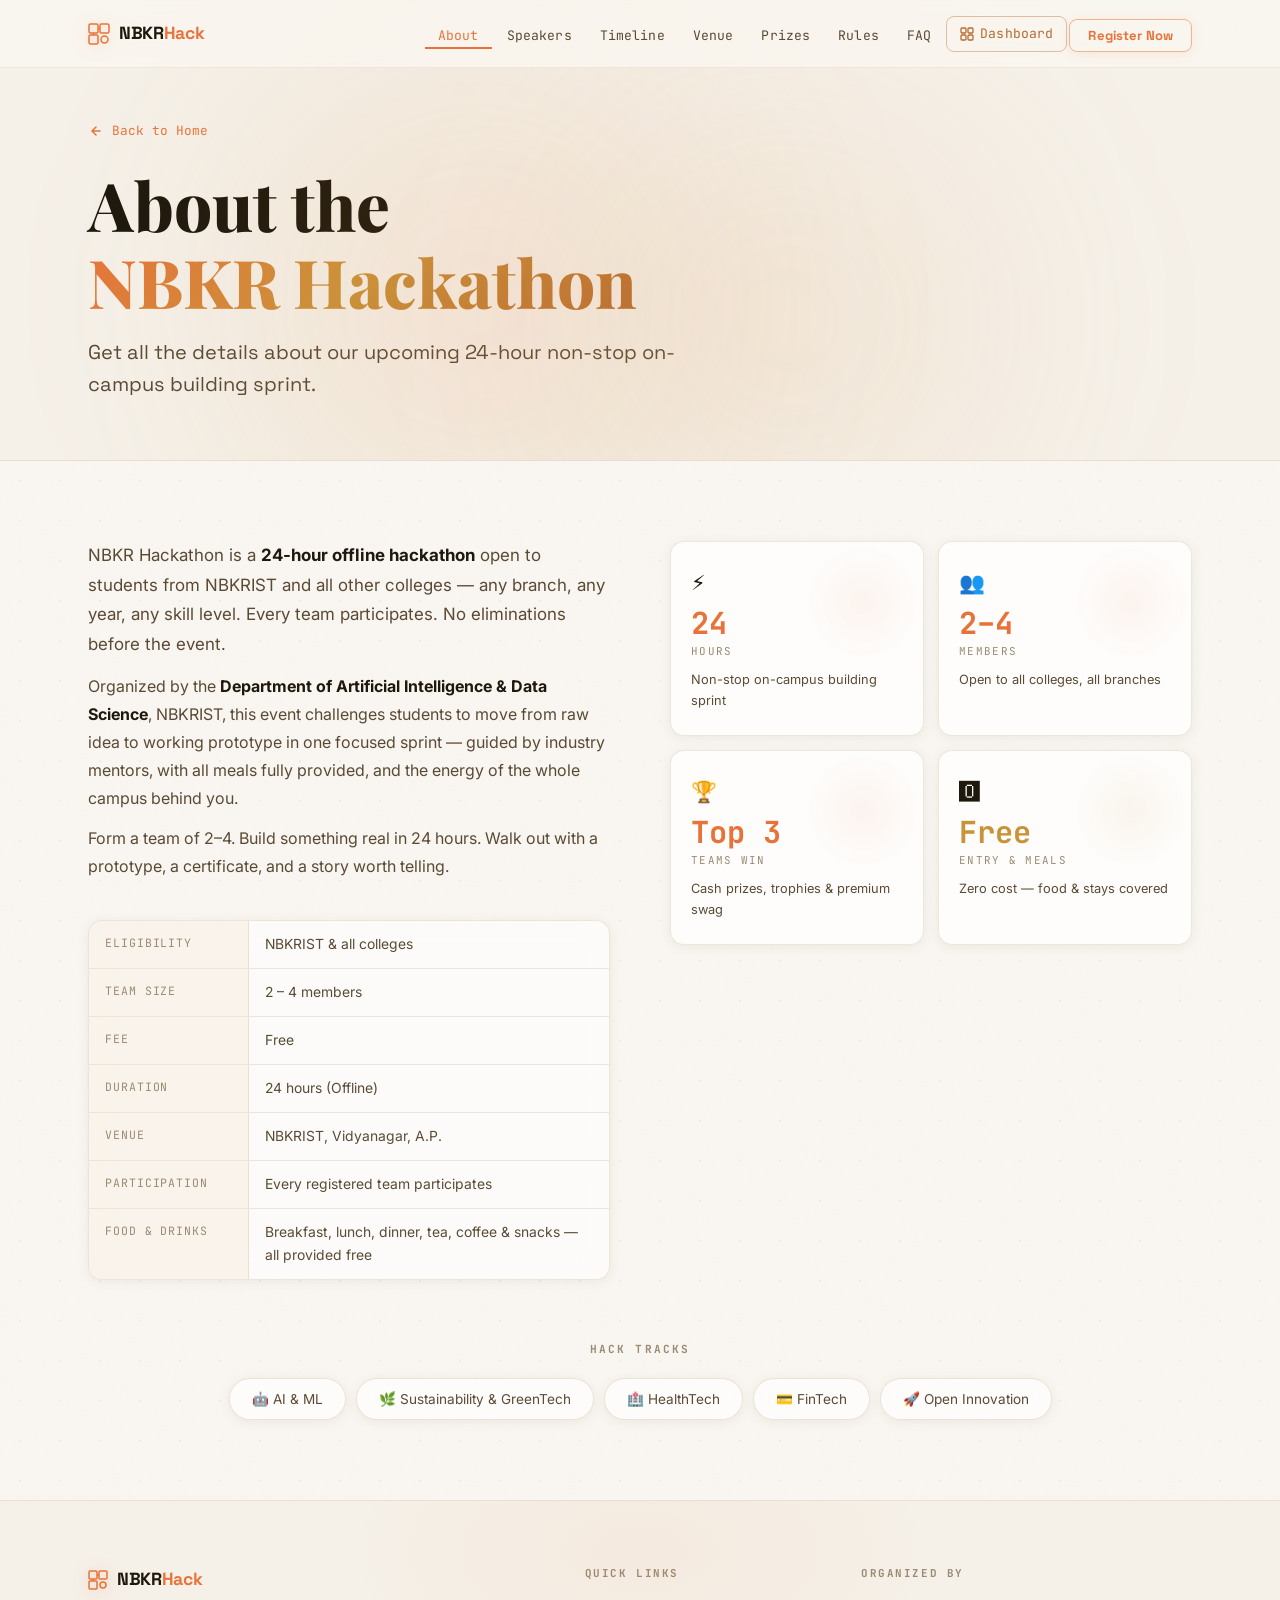
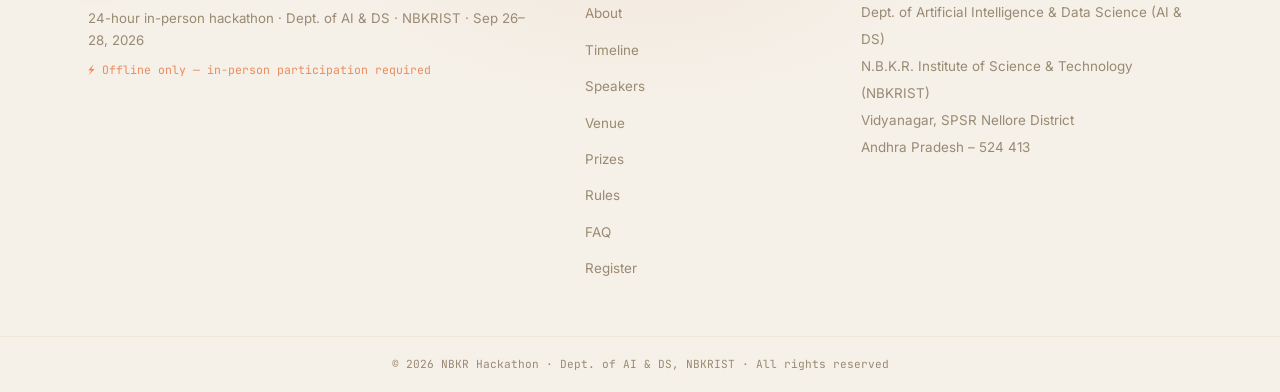
<file: about.html>
<!DOCTYPE html>
<html lang="en">
<head>
  <meta charset="UTF-8" />
  <meta name="viewport" content="width=device-width, initial-scale=1.0" />
  <title>About | NBKR Hackathon 2026</title>
  <meta name="description" content="Learn more about the NBKR Hackathon 2026 — eligibility, team sizes, schedule details, tracks, and what you get as a participant." />
  <link rel="preconnect" href="https://fonts.googleapis.com" />
  <link rel="preconnect" href="https://fonts.gstatic.com" crossorigin />
  <link href="https://fonts.googleapis.com/css2?family=Playfair+Display:wght@400;600;700;800&family=Space+Grotesk:wght@300;400;500;600;700;800&family=Inter:wght@300;400;500;600&family=JetBrains+Mono:wght@400;500;600;700&display=swap" rel="stylesheet" />
  <link rel="stylesheet" href="styles.css" />
  <style>
    /* Premium Page Header styling specific to sub-pages */
    .about-page-hero {
      position: relative;
      padding: 120px 0 60px;
      background: var(--bg-alt);
      border-bottom: 1px solid var(--border);
      overflow: hidden;
    }
    .about-page-hero-title {
      font-family: var(--ff-serif);
      font-size: clamp(2.5rem, 6vw, 4.2rem);
      font-weight: 800;
      color: var(--text);
      line-height: 1.15;
      margin-bottom: 16px;
    }
    .about-page-hero-sub {
      font-family: var(--ff-head);
      font-size: clamp(1rem, 2vw, 1.25rem);
      color: var(--text-m);
      max-width: 600px;
      line-height: 1.6;
    }
    .back-home-link {
      display: inline-flex;
      align-items: center;
      gap: 8px;
      font-family: var(--ff-mono);
      font-size: 0.8rem;
      color: var(--orange);
      margin-bottom: 24px;
      transition: transform var(--ease);
    }
    .back-home-link:hover {
      transform: translateX(-4px);
    }
    .about-main-content {
      padding: 80px 0;
      position: relative;
    }
    .about-active-nav {
      color: var(--orange) !important;
      border-bottom: 2px solid var(--orange);
      border-radius: 0 !important;
      padding-bottom: 3px !important;
    }
  </style>
</head>
<body>

<!-- NAV -->
<nav class="navbar scrolled" id="navbar" role="navigation" aria-label="Main navigation">
  <div class="container nav-inner">
    <a href="index.html" class="nav-logo" aria-label="NBKR Hackathon home">
      <span class="logo-mark">
        <svg width="22" height="22" viewBox="0 0 22 22" fill="none" aria-hidden="true">
          <rect x="1" y="1" width="9" height="9" rx="1.5" stroke="currentColor" stroke-width="1.5"/>
          <rect x="12" y="1" width="9" height="9" rx="1.5" stroke="currentColor" stroke-width="1.5"/>
          <rect x="1" y="12" width="9" height="9" rx="1.5" stroke="currentColor" stroke-width="1.5"/>
          <circle cx="16.5" cy="16.5" r="3.5" stroke="currentColor" stroke-width="1.5"/>
          <line x1="10" y1="5.5" x2="12" y2="5.5" stroke="currentColor" stroke-width="1.5"/>
          <line x1="5.5" y1="10" x2="5.5" y2="12" stroke="currentColor" stroke-width="1.5"/>
        </svg>
      </span>
      <span class="logo-text">NBKR<span class="logo-accent">Hack</span></span>
    </a>
    <ul class="nav-links" role="list">
      <li><a href="about.html" class="about-active-nav">About</a></li>
      <li><a href="index.html#speakers">Speakers</a></li>
      <li><a href="index.html#timeline">Timeline</a></li>
      <li><a href="index.html#venue">Venue</a></li>
      <li><a href="index.html#prizes">Prizes</a></li>
      <li><a href="index.html#rules">Rules</a></li>
      <li><a href="index.html#faq">FAQ</a></li>
      <li><a href="#" class="nav-dashboard dash-trigger">
        <svg width="14" height="14" viewBox="0 0 14 14" fill="none" aria-hidden="true">
          <rect x="1" y="1" width="5" height="5" rx="1" stroke="currentColor" stroke-width="1.3"/>
          <rect x="8" y="1" width="5" height="5" rx="1" stroke="currentColor" stroke-width="1.3"/>
          <rect x="1" y="8" width="5" height="5" rx="1" stroke="currentColor" stroke-width="1.3"/>
          <rect x="8" y="8" width="5" height="5" rx="1" stroke="currentColor" stroke-width="1.3"/>
        </svg>
        Dashboard
      </a></li>
      <li><a href="index.html#register" class="nav-cta reg-trigger" id="nav-register-btn">Register Now</a></li>
    </ul>
    <button class="hamburger" id="hamburger-btn" aria-label="Toggle navigation" aria-expanded="false" aria-controls="nav-mobile">
      <span></span><span></span><span></span>
    </button>
  </div>
  <div class="nav-mobile" id="nav-mobile" aria-hidden="true">
    <ul role="list">
      <li><a href="about.html" class="about-active-nav">About</a></li>
      <li><a href="index.html#speakers">Speakers</a></li>
      <li><a href="index.html#timeline">Timeline</a></li>
      <li><a href="index.html#venue">Venue</a></li>
      <li><a href="index.html#prizes">Prizes</a></li>
      <li><a href="index.html#rules">Rules</a></li>
      <li><a href="index.html#faq">FAQ</a></li>
      <li><a href="#" class="nav-dashboard dash-trigger">&#9783; Dashboard</a></li>
      <li><a href="index.html#register" class="mobile-cta reg-trigger">Register Now</a></li>
    </ul>
  </div>
</nav>

<!-- PAGE HERO -->
<header class="about-page-hero">
  <div class="hero-glow-orb hero-glow-orb-1" aria-hidden="true" style="top: -50px; left: 10%;"></div>
  <div class="hero-glow-orb hero-glow-orb-2" aria-hidden="true" style="top: 20px; right: 15%;"></div>
  <div class="container">
    <a href="index.html" class="back-home-link">
      <svg width="16" height="16" viewBox="0 0 16 16" fill="none" aria-hidden="true">
        <path d="M12 8H4M8 12L4 8L8 4" stroke="currentColor" stroke-width="1.5" stroke-linecap="round" stroke-linejoin="round"/>
      </svg>
      Back to Home
    </a>
    <h1 class="about-page-hero-title">About the <br><span class="gradient-text">NBKR Hackathon</span></h1>
    <p class="about-page-hero-sub">Get all the details about our upcoming 24-hour non-stop on-campus building sprint.</p>
  </div>
</header>

<!-- MAIN CONTENT -->
<main class="about-main-content">
  <div class="section-grid-bg" aria-hidden="true"></div>
  <div class="container">
    <div class="about-grid">
      <div class="about-copy">
        <p class="about-lead">NBKR Hackathon is a <strong>24-hour offline hackathon</strong> open to students from NBKRIST and all other colleges &mdash; any branch, any year, any skill level. Every team participates. No eliminations before the event.</p>
        <p>Organized by the <strong>Department of Artificial Intelligence &amp; Data Science</strong>, NBKRIST, this event challenges students to move from raw idea to working prototype in one focused sprint &mdash; guided by industry mentors, with all meals fully provided, and the energy of the whole campus behind you.</p>
        <p>Form a team of 2&ndash;4. Build something real in 24 hours. Walk out with a prototype, a certificate, and a story worth telling.</p>
        
        <div class="quick-facts" style="margin-top: 40px;">
          <div class="qf-item"><span class="qf-key">Eligibility</span><span class="qf-val">NBKRIST &amp; all colleges</span></div>
          <div class="qf-item"><span class="qf-key">Team size</span><span class="qf-val">2 &ndash; 4 members</span></div>
          <div class="qf-item"><span class="qf-key">Fee</span><span class="qf-val">Free</span></div>
          <div class="qf-item"><span class="qf-key">Duration</span><span class="qf-val">24 hours (Offline)</span></div>
          <div class="qf-item"><span class="qf-key">Venue</span><span class="qf-val">NBKRIST, Vidyanagar, A.P.</span></div>
          <div class="qf-item"><span class="qf-key">Participation</span><span class="qf-val">Every registered team participates</span></div>
          <div class="qf-item"><span class="qf-key">Food &amp; Drinks</span><span class="qf-val">Breakfast, lunch, dinner, tea, coffee &amp; snacks &mdash; all provided free</span></div>
        </div>
      </div>
      
      <div class="about-cards">
        <div class="acard"><div class="acard-glow"></div><span class="acard-icon">&#9889;</span><span class="acard-num">24</span><span class="acard-unit">hours</span><span class="acard-desc">Non-stop on-campus building sprint</span></div>
        <div class="acard"><div class="acard-glow"></div><span class="acard-icon">&#128101;</span><span class="acard-num">2&ndash;4</span><span class="acard-unit">members</span><span class="acard-desc">Open to all colleges, all branches</span></div>
        <div class="acard"><div class="acard-glow"></div><span class="acard-icon">&#127942;</span><span class="acard-num">Top 3</span><span class="acard-unit">teams win</span><span class="acard-desc">Cash prizes, trophies &amp; premium swag</span></div>
        <div class="acard acard-amber"><div class="acard-glow"></div><span class="acard-icon">&#127358;</span><span class="acard-num">Free</span><span class="acard-unit">entry &amp; meals</span><span class="acard-desc">Zero cost — food &amp; stays covered</span></div>
      </div>
    </div>
    
    <div class="tracks-wrap" style="margin-top: 60px;">
      <h3 class="tracks-heading">Hack Tracks</h3>
      <div class="tracks-row">
        <div class="track-pill">&#129302; AI &amp; ML</div>
        <div class="track-pill">&#127807; Sustainability &amp; GreenTech</div>
        <div class="track-pill">&#127973; HealthTech</div>
        <div class="track-pill">&#128179; FinTech</div>
        <div class="track-pill">&#128640; Open Innovation</div>
      </div>
    </div>
  </div>
</main>

<!-- FOOTER -->
<footer class="footer" role="contentinfo">
  <div class="footer-glow" aria-hidden="true"></div>
  <div class="container footer-inner">
    <div class="footer-brand">
      <a href="index.html" class="nav-logo footer-logo" aria-label="NBKR Hackathon home">
        <span class="logo-mark"><svg width="20" height="20" viewBox="0 0 20 20" fill="none" aria-hidden="true"><rect x="1" y="1" width="8" height="8" rx="1" stroke="currentColor" stroke-width="1.5"/><rect x="11" y="1" width="8" height="8" rx="1" stroke="currentColor" stroke-width="1.5"/><rect x="1" y="11" width="8" height="8" rx="1" stroke="currentColor" stroke-width="1.5"/><circle cx="15" cy="15" r="3" stroke="currentColor" stroke-width="1.5"/><line x1="9" y1="5" x2="11" y2="5" stroke="currentColor" stroke-width="1.5"/><line x1="5" y1="9" x2="5" y2="11" stroke="currentColor" stroke-width="1.5"/></svg></span>
        <span class="logo-text">NBKR<span class="logo-accent">Hack</span></span>
      </a>
      <p class="footer-tagline">24-hour in-person hackathon &middot; Dept. of AI &amp; DS &middot; NBKRIST &middot; Sep 26&ndash;28, 2026</p>
      <p class="footer-offline-note">&#9889; Offline only &mdash; in-person participation required</p>
    </div>
    <div class="footer-col">
      <h4 class="footer-col-title">Quick Links</h4>
      <ul>
        <li><a href="about.html">About</a></li>
        <li><a href="index.html#timeline">Timeline</a></li>
        <li><a href="index.html#speakers">Speakers</a></li>
        <li><a href="index.html#venue">Venue</a></li>
        <li><a href="index.html#prizes">Prizes</a></li>
        <li><a href="index.html#rules">Rules</a></li>
        <li><a href="index.html#faq">FAQ</a></li>
        <li><a href="index.html#register" class="reg-trigger">Register</a></li>
      </ul>
    </div>
    <div class="footer-col">
      <h4 class="footer-col-title">Organized By</h4>
      <address>
        <p>Dept. of Artificial Intelligence &amp; Data Science (AI &amp; DS)</p>
        <p>N.B.K.R. Institute of Science &amp; Technology (NBKRIST)</p>
        <p>Vidyanagar, SPSR Nellore District</p>
        <p>Andhra Pradesh &ndash; 524 413</p>
      </address>
    </div>
  </div>
  <div class="footer-bar">
    <div class="container">
      <p>&copy; 2026 NBKR Hackathon &middot; Dept. of AI &amp; DS, NBKRIST &middot; All rights reserved</p>
    </div>
  </div>
</footer>

<!-- DASHBOARD OVERLAY -->
<div class="dash-overlay" id="dash-overlay" role="dialog" aria-modal="true" aria-label="Dashboard" hidden>
  <div class="dash-overlay-inner">
    <div class="dash-overlay-bar">
      <div class="dash-overlay-title">
        <svg width="16" height="16" viewBox="0 0 14 14" fill="none" aria-hidden="true">
          <rect x="1" y="1" width="5" height="5" rx="1" stroke="currentColor" stroke-width="1.3"/>
          <rect x="8" y="1" width="5" height="5" rx="1" stroke="currentColor" stroke-width="1.3"/>
          <rect x="1" y="8" width="5" height="5" rx="1" stroke="currentColor" stroke-width="1.3"/>
          <rect x="8" y="8" width="5" height="5" rx="1" stroke="currentColor" stroke-width="1.3"/>
        </svg>
        Event Dashboard
      </div>
      <button class="dash-overlay-close" id="dash-overlay-close" aria-label="Close dashboard">
        <svg width="20" height="20" viewBox="0 0 20 20" fill="none" aria-hidden="true">
          <path d="M5 5l10 10M15 5L5 15" stroke="currentColor" stroke-width="1.8" stroke-linecap="round"/>
        </svg>
      </button>
    </div>
    <div class="dash-overlay-body">
      <!-- Key Dates -->
      <div class="dash-ov-section">
        <div class="dash-ov-label">Key Dates</div>
        <div class="dash-grid">
          <div class="dash-card dash-card-cyan">
            <div class="dash-card-icon">&#128197;</div>
            <div class="dash-card-body">
              <div class="dash-card-label">Registration Opens</div>
              <div class="dash-card-value">15 Aug 2026</div>
              <div class="dash-card-sub">Mark your calendar</div>
            </div>
          </div>
          <div class="dash-card dash-card-amber">
            <div class="dash-card-icon">&#9203;</div>
            <div class="dash-card-body">
              <div class="dash-card-label">Registration Closes</div>
              <div class="dash-card-value">10 Sep 2026</div>
              <div class="dash-card-sub">Don't miss the deadline</div>
            </div>
          </div>
          <div class="dash-card dash-card-purple">
            <div class="dash-card-icon">&#128640;</div>
            <div class="dash-card-body">
              <div class="dash-card-label">Hackathon Begins</div>
              <div class="dash-card-value">26 Sep 2026</div>
              <div class="dash-card-sub">10:15 AM on campus</div>
            </div>
          </div>
          <div class="dash-card dash-card-green">
            <div class="dash-card-icon">&#127942;</div>
            <div class="dash-card-body">
              <div class="dash-card-label">Winners Announced</div>
              <div class="dash-card-value">28 Sep 2026</div>
              <div class="dash-card-sub">1:00 PM valedictory</div>
            </div>
          </div>
        </div>
      </div>

      <!-- Stats -->
      <div class="dash-ov-section">
        <div class="dash-ov-label">Event Stats</div>
        <div class="dash-stats">
          <div class="dash-stat"><span class="dash-stat-val">24</span><span class="dash-stat-label">Hours</span></div>
          <div class="dash-stat-sep"></div>
          <div class="dash-stat"><span class="dash-stat-val">&#127873;</span><span class="dash-stat-label">Prizes &amp; Goodies</span></div>
          <div class="dash-stat-sep"></div>
          <div class="dash-stat"><span class="dash-stat-val">2&ndash;4</span><span class="dash-stat-label">Team Size</span></div>
          <div class="dash-stat-sep"></div>
          <div class="dash-stat"><span class="dash-stat-val">5</span><span class="dash-stat-label">Tracks</span></div>
          <div class="dash-stat-sep"></div>
          <div class="dash-stat"><span class="dash-stat-val">FREE</span><span class="dash-stat-label">Entry</span></div>
          <div class="dash-stat-sep"></div>
          <div class="dash-stat"><span class="dash-stat-val">&#127869;</span><span class="dash-stat-label">Food Free</span></div>
        </div>
      </div>

      <!-- Quick Links -->
      <div class="dash-ov-section">
        <div class="dash-ov-label">Quick Links</div>
        <div class="dash-links-grid">
          <a href="index.html#register" class="dash-link reg-trigger dash-close-on-click">
            <span class="dash-link-icon">&#128221;</span>
            <span class="dash-link-text">Register Team</span>
            <svg width="14" height="14" viewBox="0 0 14 14" fill="none"><path d="M3 7h8M8 4l3 3-3 3" stroke="currentColor" stroke-width="1.5" stroke-linecap="round"/></svg>
          </a>
          <a href="index.html#timeline" class="dash-link dash-close-on-click">
            <span class="dash-link-icon">&#128336;</span>
            <span class="dash-link-text">View Schedule</span>
            <svg width="14" height="14" viewBox="0 0 14 14" fill="none"><path d="M3 7h8M8 4l3 3-3 3" stroke="currentColor" stroke-width="1.5" stroke-linecap="round"/></svg>
          </a>
          <a href="index.html#prizes" class="dash-link dash-close-on-click">
            <span class="dash-link-icon">&#127942;</span>
            <span class="dash-link-text">Prizes &amp; Swags</span>
            <svg width="14" height="14" viewBox="0 0 14 14" fill="none"><path d="M3 7h8M8 4l3 3-3 3" stroke="currentColor" stroke-width="1.5" stroke-linecap="round"/></svg>
          </a>
          <a href="index.html#speakers" class="dash-link dash-close-on-click">
            <span class="dash-link-icon">&#127908;</span>
            <span class="dash-link-text">Meet Speakers</span>
            <svg width="14" height="14" viewBox="0 0 14 14" fill="none"><path d="M3 7h8M8 4l3 3-3 3" stroke="currentColor" stroke-width="1.5" stroke-linecap="round"/></svg>
          </a>
          <a href="index.html#venue" class="dash-link dash-close-on-click">
            <span class="dash-link-icon">&#128205;</span>
            <span class="dash-link-text">Venue &amp; Logistics</span>
            <svg width="14" height="14" viewBox="0 0 14 14" fill="none"><path d="M3 7h8M8 4l3 3-3 3" stroke="currentColor" stroke-width="1.5" stroke-linecap="round"/></svg>
          </a>
          <a href="index.html#rules" class="dash-link dash-close-on-click">
            <span class="dash-link-icon">&#128221;</span>
            <span class="dash-link-text">Rules &amp; Judging</span>
            <svg width="14" height="14" viewBox="0 0 14 14" fill="none"><path d="M3 7h8M8 4l3 3-3 3" stroke="currentColor" stroke-width="1.5" stroke-linecap="round"/></svg>
          </a>
        </div>
      </div>
    </div>
  </div>
</div>

<!-- REGISTRATION OVERLAY -->
<div class="reg-overlay" id="reg-overlay" role="dialog" aria-modal="true" aria-label="Registration Form" hidden>
  <div class="reg-overlay-inner">
    <div class="reg-overlay-bar">
      <div class="reg-overlay-title">
        <svg width="18" height="18" viewBox="0 0 18 18" fill="none" aria-hidden="true"><rect x="1" y="2" width="16" height="14" rx="2" stroke="currentColor" stroke-width="1.5"/><path d="M4 7h10M4 11h6" stroke="currentColor" stroke-width="1.5" stroke-linecap="round"/></svg>
        NBKR Hackathon 2026 &mdash; Team Registration
      </div>
      <div class="reg-overlay-actions">
        <a href="https://docs.google.com/forms/d/e/1FAIpQLScAdVY04Pn-9XURkwwd5BDISbhxNnG5IjbM-xoYzpla0SFQkg/viewform" target="_blank" rel="noopener noreferrer" class="reg-overlay-newtab">
          <svg width="14" height="14" viewBox="0 0 14 14" fill="none" aria-hidden="true"><path d="M2 12L12 2M12 2H5M12 2v7" stroke="currentColor" stroke-width="1.5" stroke-linecap="round"/></svg>
          Open in new tab
        </a>
        <button class="reg-overlay-close" id="reg-overlay-close" aria-label="Close registration form">
          <svg width="20" height="20" viewBox="0 0 20 20" fill="none" aria-hidden="true"><path d="M5 5l10 10M15 5L5 15" stroke="currentColor" stroke-width="1.8" stroke-linecap="round"/></svg>
        </button>
      </div>
    </div>
    <div class="reg-overlay-body">
      <iframe id="reg-iframe" src="" data-src="https://docs.google.com/forms/d/e/1FAIpQLScAdVY04Pn-9XURkwwd5BDISbhxNnG5IjbM-xoYzpla0SFQkg/viewform?embedded=true" title="NBKR Hackathon 2026 Registration" frameborder="0" marginheight="0" marginwidth="0" class="reg-iframe" aria-label="Google registration form">Loading...</iframe>
      <div class="reg-iframe-fallback">Form not loading? <a href="https://docs.google.com/forms/d/e/1FAIpQLScAdVY04Pn-9XURkwwd5BDISbhxNnG5IjbM-xoYzpla0SFQkg/viewform" target="_blank" rel="noopener noreferrer">Open directly in Google Forms &rarr;</a></div>
    </div>
  </div>
</div>

<script src="main.js"></script>
<script>
  // Setup overlay click and esc triggers for sub-page
  document.addEventListener("DOMContentLoaded", () => {
    initDashOverlay();
  });
</script>
</body>
</html>
</file>
<file: styles.css>
/* NBKR Hackathon 2026 — Premium Warm Editorial */
@import url('https://fonts.googleapis.com/css2?family=Playfair+Display:wght@400;600;700;800&family=Space+Grotesk:wght@300;400;500;600;700;800&family=Inter:wght@300;400;500;600&family=JetBrains+Mono:wght@400;500;600&display=swap');

:root {
  /* ── Color Palette ── */
  --bg:          #faf7f2;
  --bg-alt:      #f5f0e8;
  --bg-card:     rgba(255,255,255,0.82);
  --bg-card-2:   rgba(255,250,242,0.9);
  --surface:     rgba(255,255,255,0.65);
  --surface-2:   rgba(255,255,255,0.88);
  --border:      rgba(210,185,155,0.35);
  --border-warm: rgba(215,175,120,0.45);

  /* ── Accent Palette ── */
  --orange:      #e8733a;
  --gold:        #c9933a;
  --amber:       #d4861c;
  --copper:      #b86a2e;
  --peach:       #f0a878;
  --sand:        #d4b896;
  --cream:       #efe8d8;
  --warm-gray:   #8c7b6a;
  --charcoal:    #2a2017;
  --ink:         #1a1208;

  /* ── Text ── */
  --text:        #1e180d;
  --text-m:      #5a4a35;
  --text-d:      #9a8a72;
  --text-light:  #c8b89a;

  /* ── Glow / Dim ── */
  --orange-glow: rgba(232,115,58,0.2);
  --gold-glow:   rgba(201,147,58,0.18);
  --orange-dim:  rgba(232,115,58,0.08);
  --gold-dim:    rgba(201,147,58,0.08);

  /* ── Sizes ── */
  --nav-h:        68px;
  --radius-s:     8px;
  --radius-m:     14px;
  --radius-l:     20px;
  --radius-xl:    28px;
  --radius-full:  100px;

  /* ── Typography ── */
  --ff-head:  'Space Grotesk', system-ui, sans-serif;
  --ff-body:  'Inter', system-ui, sans-serif;
  --ff-serif: 'Playfair Display', Georgia, serif;
  --ff-mono:  'JetBrains Mono', 'Fira Code', monospace;
  --ease:     0.22s ease;

  /* ── Shadows ── */
  --shadow-sm:  0 2px 12px rgba(80,50,20,0.08);
  --shadow-md:  0 8px 32px rgba(80,50,20,0.12);
  --shadow-lg:  0 20px 60px rgba(80,50,20,0.15);
  --shadow-card:0 4px 24px rgba(100,70,30,0.1), 0 1px 4px rgba(100,70,30,0.06);
}

/* ── Reset ── */
*,*::before,*::after { box-sizing:border-box; margin:0; padding:0 }
html { scroll-behavior:smooth }
body {
  background: var(--bg);
  color: var(--text);
  font-family: var(--ff-body);
  line-height: 1.65;
  overflow-x: hidden;
  /* Subtle paper texture via CSS */
  background-image:
    url("data:image/svg+xml,%3Csvg xmlns='http://www.w3.org/2000/svg' width='300' height='300'%3E%3Cfilter id='n'%3E%3CfeTurbulence type='fractalNoise' baseFrequency='0.75' numOctaves='4' stitchTiles='stitch'/%3E%3CfeColorMatrix type='saturate' values='0'/%3E%3C/filter%3E%3Crect width='300' height='300' filter='url(%23n)' opacity='0.035'/%3E%3C/svg%3E");
}
img { max-width:100%; display:block }
a { color:inherit; text-decoration:none }
ul { list-style:none }
button { cursor:pointer; font-family:inherit; border:none; background:none }
address { font-style:normal }
:focus-visible { outline:2px solid var(--orange); outline-offset:3px; border-radius:4px }

/* ── Container ── */
.container { max-width:1160px; margin:0 auto; padding:0 28px }

/* ── Gradient Text ── */
.gradient-text {
  background: linear-gradient(135deg, var(--orange) 0%, var(--gold) 50%, var(--copper) 100%);
  -webkit-background-clip: text; -webkit-text-fill-color: transparent; background-clip: text;
}

/* ── Section Grid BG (warm dots) ── */
.section-grid-bg {
  position:absolute; inset:0; pointer-events:none; z-index:0;
  background-image:
    radial-gradient(circle, rgba(200,160,100,0.12) 1px, transparent 1px);
  background-size: 40px 40px;
}

/* ── Reveal ── */
.reveal { opacity:0; transform:translateY(24px); transition:opacity .65s ease, transform .65s ease }
.reveal.visible { opacity:1; transform:none }
@media(prefers-reduced-motion:reduce){ .reveal { opacity:1; transform:none; transition:none } }

/* ───────────────────────────────────── BUTTONS ── */
.btn {
  display:inline-flex; align-items:center; justify-content:center; gap:8px;
  padding:13px 28px; border-radius:var(--radius-s);
  font-family:var(--ff-head); font-weight:700; font-size:.9rem;
  transition:all var(--ease); white-space:nowrap; cursor:pointer; border:none; letter-spacing:.01em;
}
.btn-primary {
  background: linear-gradient(135deg, var(--orange) 0%, var(--gold) 100%);
  color: #fff;
  box-shadow: 0 4px 20px rgba(232,115,58,.35), 0 2px 8px rgba(0,0,0,.08);
}
.btn-primary:hover {
  box-shadow: 0 8px 32px rgba(232,115,58,.5), 0 4px 16px rgba(0,0,0,.1);
  transform: translateY(-2px);
}
.btn-glass {
  background: rgba(255,255,255,0.7);
  color: var(--text-m);
  border: 1px solid var(--border-warm);
  backdrop-filter: blur(12px);
  box-shadow: var(--shadow-sm);
}
.btn-glass:hover {
  border-color: var(--orange);
  color: var(--orange);
  background: rgba(255,255,255,0.9);
  box-shadow: 0 4px 20px rgba(232,115,58,.15);
}
.btn-glow {
  background: linear-gradient(135deg, var(--orange) 0%, var(--gold) 100%);
  color: #fff;
  box-shadow: 0 0 0 0 rgba(232,115,58,.4), 0 6px 24px rgba(0,0,0,.12);
  animation: btn-pulse 2.8s ease-in-out infinite;
}
.btn-glow:hover {
  animation: none;
  box-shadow: 0 8px 40px rgba(232,115,58,.55), 0 4px 16px rgba(0,0,0,.1);
  transform: translateY(-2px);
}

@keyframes btn-pulse {
  0%,100% { box-shadow:0 4px 20px rgba(232,115,58,.35),0 2px 8px rgba(0,0,0,.08) }
  50%      { box-shadow:0 8px 40px rgba(232,115,58,.6),0 4px 16px rgba(0,0,0,.12) }
}
@keyframes dot-pulse {
  0%,100% { opacity:1; transform:scale(1) }
  50%     { opacity:.4; transform:scale(.65) }
}
@keyframes blink { 0%,100%{opacity:1} 50%{opacity:0} }
@keyframes register-pulse {
  0%,100% { box-shadow:0 0 0 0 rgba(232,115,58,.4), 0 10px 40px rgba(0,0,0,.12) }
  50%     { box-shadow:0 0 0 18px rgba(232,115,58,0), 0 10px 40px rgba(0,0,0,.12) }
}
@keyframes float-orb {
  0%,100% { transform:translate(0,0) scale(1) }
  33%     { transform:translate(30px,-20px) scale(1.05) }
  66%     { transform:translate(-20px,15px) scale(0.97) }
}
@keyframes float-shape {
  0%,100% { transform:translateY(0px) rotate(0deg) }
  50%     { transform:translateY(-18px) rotate(5deg) }
}
@keyframes spin-slow {
  from { transform:rotate(0deg) }
  to   { transform:rotate(360deg) }
}

/* ───────────────────────────────────── NAVBAR ── */
.navbar {
  position:fixed; top:0; left:0; right:0; z-index:200; height:var(--nav-h);
  background: rgba(250,247,242,0.75);
  backdrop-filter: blur(24px) saturate(1.4);
  border-bottom: 1px solid rgba(210,185,155,0.25);
  transition: background var(--ease), box-shadow var(--ease), border-color var(--ease);
}
.navbar.scrolled {
  background: rgba(250,247,242,0.96);
  box-shadow: 0 4px 24px rgba(100,70,30,0.1), 0 1px 0 rgba(210,185,155,0.4);
  border-bottom-color: rgba(210,185,155,0.4);
}
.nav-inner { display:flex; align-items:center; justify-content:space-between; height:var(--nav-h) }
.nav-logo { display:flex; align-items:center; gap:9px }
.logo-mark { color:var(--orange); display:flex; filter:drop-shadow(0 2px 8px rgba(232,115,58,.3)) }
.logo-text { font-family:var(--ff-head); font-weight:700; font-size:1.1rem; letter-spacing:-.02em; color:var(--text) }
.logo-accent { color:var(--orange) }
.nav-links { display:flex; align-items:center; gap:2px }
.nav-links a {
  font-size:.82rem; color:var(--text-m); padding:7px 13px; border-radius:var(--radius-s);
  transition:color var(--ease),background var(--ease); font-family:var(--ff-mono); letter-spacing:.01em;
}
.nav-links a:hover { color:var(--text); background:rgba(180,130,80,.08) }
.nav-cta {
  background:transparent!important; color:var(--orange)!important;
  border:1px solid rgba(232,115,58,.5)!important;
  font-family:var(--ff-head)!important; font-weight:700!important;
  padding:7px 18px!important; border-radius:var(--radius-s)!important;
  box-shadow:0 2px 12px rgba(232,115,58,.12)!important; transition:all var(--ease)!important;
}
.nav-cta:hover { background:rgba(232,115,58,.08)!important; box-shadow:0 4px 20px rgba(232,115,58,.25)!important }
.hamburger { display:none; flex-direction:column; gap:5px; padding:8px }
.hamburger span { display:block; width:22px; height:2px; background:var(--text); border-radius:2px; transition:all var(--ease) }
.hamburger.open span:nth-child(1){ transform:translateY(7px) rotate(45deg) }
.hamburger.open span:nth-child(2){ opacity:0 }
.hamburger.open span:nth-child(3){ transform:translateY(-7px) rotate(-45deg) }
.nav-mobile {
  display:none; padding:0 24px 20px;
  border-top:1px solid rgba(210,185,155,0.3);
  background:rgba(250,247,242,.98); backdrop-filter:blur(24px);
}
.nav-mobile.open { display:block }
.nav-mobile ul { display:flex; flex-direction:column }
.nav-mobile li a {
  display:block; padding:13px 0; font-size:.9rem; color:var(--text-m);
  border-bottom:1px solid rgba(210,185,155,0.2); font-family:var(--ff-mono); transition:color var(--ease);
}
.nav-mobile li a:hover,.nav-mobile .mobile-cta { color:var(--orange) }
.nav-mobile li:last-child a { border-bottom:none }

/* ───────────────────────────────── SECTION SHARED ── */
.section { padding:110px 0; position:relative; overflow:hidden }
.section-eyebrow {
  display:inline-flex; align-items:center; gap:8px;
  font-family:var(--ff-mono); font-size:.7rem; font-weight:600;
  letter-spacing:.18em; text-transform:uppercase; color:var(--orange); margin-bottom:14px;
}
.section-eyebrow::before { content:'//'; opacity:.4 }
.section-title {
  font-family:var(--ff-head); font-size:clamp(2rem,4.5vw,3rem); font-weight:800;
  line-height:1.1; color:var(--text); margin-bottom:16px; letter-spacing:-.03em;
}
.section-sub { font-size:1rem; color:var(--text-m); max-width:600px; margin-bottom:52px; line-height:1.75 }

/* ───────────────────────────────────── HERO ── */
.hero {
  position:relative; min-height:100vh; padding-top:var(--nav-h);
  display:flex; align-items:center; overflow:hidden;
  background: var(--bg);
}

/* Warm gradient orbs */
.hero-glow-orb { position:absolute; border-radius:50%; pointer-events:none; filter:blur(90px); z-index:0 }
.hero-glow-orb-1 {
  width:700px; height:700px;
  background: radial-gradient(circle, rgba(232,115,58,0.14) 0%, rgba(212,147,58,0.08) 40%, transparent 70%);
  top:-15%; left:-10%;
  animation: float-orb 18s ease-in-out infinite;
}
.hero-glow-orb-2 {
  width:600px; height:600px;
  background: radial-gradient(circle, rgba(201,147,58,0.13) 0%, rgba(240,168,120,0.07) 45%, transparent 70%);
  bottom:-15%; right:-5%;
  animation: float-orb 22s ease-in-out infinite reverse;
}

/* Paper texture + scan line replacements */
.hero-scanline { display:none }
.hero-grid-overlay {
  position:absolute; inset:0; pointer-events:none; z-index:1;
  background-image:
    radial-gradient(circle, rgba(180,130,80,0.06) 1px, transparent 1px);
  background-size: 56px 56px;
}

/* Canvas (particle net, recolored via JS) */
.hero-canvas { position:absolute; inset:0; width:100%; height:100%; pointer-events:none }

.hero-body { position:relative; z-index:2; padding:90px 0 80px; max-width:860px }

/* Badges */
.hero-badges { display:flex; flex-wrap:wrap; gap:10px; margin-bottom:36px }
.badge {
  display:inline-flex; align-items:center; gap:7px;
  font-family:var(--ff-mono); font-size:.7rem; font-weight:600;
  letter-spacing:.1em; text-transform:uppercase; padding:7px 16px; border-radius:var(--radius-full);
}
.badge-offline {
  background:rgba(232,115,58,.08); color:var(--orange);
  border:1px solid rgba(232,115,58,.35); box-shadow:0 2px 12px rgba(232,115,58,.1);
}
.badge-dot {
  width:7px; height:7px; border-radius:50%;
  background:var(--orange); box-shadow:0 0 8px rgba(232,115,58,.7);
  animation:dot-pulse 1.8s ease-in-out infinite;
}
.badge-dept {
  background:rgba(201,147,58,.08); color:var(--gold);
  border:1px solid rgba(201,147,58,.3);
}

/* Tagline */
.hero-tagline-row { display:flex; align-items:center; gap:14px; margin-bottom:12px; flex-wrap:wrap }
.hero-tag-word {
  font-family:var(--ff-mono); font-size:clamp(.7rem,1.4vw,.9rem); font-weight:700;
  letter-spacing:.22em; color:var(--warm-gray);
}
.hero-tag-sep { color:var(--sand); font-size:1.1rem; opacity:.8 }
.hero-subtag { font-family:var(--ff-mono); font-size:clamp(.65rem,1.2vw,.8rem); letter-spacing:.2em; color:var(--text-light); margin-bottom:22px }

/* Title */
.hero-title { display:flex; flex-direction:column; line-height:1.0; margin-bottom:32px; gap:4px }
.hero-title-line {
  font-family:var(--ff-head); font-weight:800;
  font-size:clamp(3.2rem,9vw,7rem); letter-spacing:-.03em; color:var(--text);
}
.hero-title-gradient {
  background:linear-gradient(135deg, var(--orange) 0%, var(--gold) 50%, var(--copper) 100%);
  -webkit-background-clip:text; -webkit-text-fill-color:transparent; background-clip:text;
}
.hero-title-year { color:rgba(90,70,45,0.3); font-size:clamp(2rem,5vw,4rem) }

/* Terminal */
.terminal-line {
  display:inline-flex; align-items:center; gap:10px;
  background:rgba(255,255,255,.75); border:1px solid rgba(210,185,155,.5);
  border-left:3px solid var(--orange); backdrop-filter:blur(12px);
  padding:12px 20px; border-radius:var(--radius-s);
  font-family:var(--ff-mono); font-size:.82rem; color:var(--warm-gray);
  margin-bottom:32px; max-width:100%; overflow:hidden;
  box-shadow:var(--shadow-sm);
}
.term-prompt { color:var(--sand) }
.term-cursor {
  width:8px; height:15px; background:var(--orange); display:inline-block;
  animation:blink 1s step-end infinite; border-radius:1px; flex-shrink:0;
  box-shadow:0 0 6px rgba(232,115,58,.6);
}

/* Stats */
.hero-stats {
  display:flex; align-items:center; flex-wrap:nowrap;
  background:rgba(255,255,255,.75); border:1px solid rgba(210,185,155,.4);
  backdrop-filter:blur(16px); border-radius:var(--radius-m);
  padding:20px 28px; width:fit-content; margin-bottom:32px;
  box-shadow:var(--shadow-card);
}
.hstat { display:flex; flex-direction:column; align-items:center; min-width:80px; gap:2px }
.hstat-val { font-family:var(--ff-mono); font-size:1.6rem; font-weight:700; color:var(--orange) }
.hstat-unit { font-size:1rem }
.hstat-label { font-family:var(--ff-mono); font-size:.62rem; color:var(--text-d); text-transform:uppercase; letter-spacing:.12em }
.hstat-div { width:1px; height:36px; background:rgba(180,140,100,.2); margin:0 20px; flex-shrink:0 }

/* CTAs */
.hero-ctas { display:flex; flex-wrap:wrap; gap:14px; margin-bottom:44px }

/* Countdown */
.countdown-block {
  display:inline-flex; flex-direction:column; gap:8px;
  background:rgba(255,255,255,.75); border:1px solid rgba(210,185,155,.4);
  backdrop-filter:blur(20px); border-radius:var(--radius-m);
  padding:20px 28px; box-shadow:var(--shadow-card);
}
.cd-label { font-family:var(--ff-mono); font-size:.62rem; letter-spacing:.18em; color:var(--text-d); text-transform:uppercase }
.cd-units { display:flex; align-items:center; gap:4px }
.cd-unit { display:flex; flex-direction:column; align-items:center; min-width:56px }
.cd-val { font-family:var(--ff-mono); font-size:2.2rem; font-weight:700; color:var(--text); line-height:1; letter-spacing:.04em }
.cd-lbl { font-family:var(--ff-mono); font-size:.58rem; color:var(--text-d); text-transform:uppercase; letter-spacing:.12em; margin-top:3px }
.cd-colon { font-family:var(--ff-mono); font-size:1.8rem; font-weight:700; color:var(--orange); margin:0 4px; padding-bottom:16px; animation:blink 1s step-end infinite }
.cd-expired { font-family:var(--ff-mono); font-size:1rem; color:var(--orange) }

/* ───────────────────────────────────── ABOUT ── */
.about-section { background:var(--bg-alt) }
.about-grid { display:grid; grid-template-columns:1fr 1fr; gap:60px; align-items:start }
.about-lead { font-size:1.06rem; color:var(--text); line-height:1.82; margin-bottom:14px }
.about-copy p { color:var(--text-m); margin-bottom:12px; line-height:1.75 }
.about-copy strong { color:var(--text) }
.quick-facts {
  display:flex; flex-direction:column; margin-top:28px;
  border:1px solid var(--border); border-radius:var(--radius-m);
  overflow:hidden; background:rgba(255,255,255,.6); backdrop-filter:blur(12px);
  box-shadow:var(--shadow-sm);
}
.qf-item { display:flex; border-bottom:1px solid var(--border) }
.qf-item:last-child { border-bottom:none }
.qf-key {
  font-family:var(--ff-mono); font-size:.72rem; color:var(--text-d);
  text-transform:uppercase; letter-spacing:.08em; padding:12px 16px;
  width:160px; flex-shrink:0; border-right:1px solid var(--border);
  background:rgba(240,225,205,.35);
}
.qf-val { font-size:.87rem; color:var(--text-m); padding:12px 16px; flex:1 }
.about-cards { display:grid; grid-template-columns:1fr 1fr; gap:14px }
.acard {
  background:rgba(255,255,255,.75); border:1px solid rgba(210,185,155,.35);
  backdrop-filter:blur(20px); border-radius:var(--radius-m);
  padding:24px 20px; display:flex; flex-direction:column; gap:2px;
  position:relative; overflow:hidden;
  transition:border-color var(--ease),transform var(--ease),box-shadow var(--ease);
  box-shadow:var(--shadow-sm);
}
.acard:hover { border-color:rgba(232,115,58,.4); transform:translateY(-4px); box-shadow:var(--shadow-md) }
.acard-amber:hover { border-color:rgba(201,147,58,.45); box-shadow:0 12px 40px rgba(201,147,58,.1) }
.acard-glow {
  position:absolute; top:0; right:0; width:120px; height:120px; border-radius:50%;
  background:radial-gradient(circle,rgba(232,115,58,.07),transparent 70%); pointer-events:none;
}
.acard-amber .acard-glow { background:radial-gradient(circle,rgba(201,147,58,.08),transparent 70%) }
.acard-icon { font-size:1.3rem; margin-bottom:6px }
.acard-num { font-family:var(--ff-mono); font-size:1.9rem; font-weight:700; color:var(--orange); line-height:1 }
.acard-amber .acard-num { color:var(--gold) }
.acard-unit { font-family:var(--ff-mono); font-size:.68rem; color:var(--text-d); text-transform:uppercase; letter-spacing:.12em; margin:2px 0 6px }
.acard-desc { font-size:.8rem; color:var(--text-m) }
.tracks-wrap { margin-top:64px; text-align:center }
.tracks-heading { font-family:var(--ff-mono); font-size:.7rem; letter-spacing:.18em; text-transform:uppercase; color:var(--text-d); margin-bottom:20px }
.tracks-row { display:flex; flex-wrap:wrap; justify-content:center; gap:10px }
.track-pill {
  background:rgba(255,255,255,.7); border:1px solid rgba(210,185,155,.4);
  backdrop-filter:blur(12px); color:var(--text-m); padding:9px 22px;
  border-radius:100px; font-size:.85rem; transition:all var(--ease);
  box-shadow:var(--shadow-sm);
}
.track-pill:hover { border-color:var(--orange); color:var(--orange); background:rgba(255,255,255,.95); box-shadow:0 4px 16px rgba(232,115,58,.12) }

/* ───────────────────────────────────── SPEAKERS ── */
.speakers-section { background:var(--bg) }
.speakers-grid { display:grid; grid-template-columns:repeat(3,1fr); gap:28px }
.speaker-card {
  background:rgba(255,255,255,.78); border:1px solid rgba(210,185,155,.35);
  backdrop-filter:blur(20px); border-radius:var(--radius-xl); overflow:hidden;
  display:flex; flex-direction:column; position:relative;
  transition:transform .28s ease, box-shadow .28s ease, border-color .28s ease;
  box-shadow:var(--shadow-card);
}
.speaker-card-top-line { height:3px; flex-shrink:0 }
.speaker-card-top-cyan { background:linear-gradient(90deg,var(--orange),var(--peach),transparent) }
.speaker-card-top-amber { background:linear-gradient(90deg,var(--gold),var(--amber),transparent) }
.speaker-card-top-purple { background:linear-gradient(90deg,var(--copper),var(--orange),transparent) }
.speaker-card-glow {
  position:absolute; top:-30px; left:50%; transform:translateX(-50%);
  width:200px; height:200px; border-radius:50%; pointer-events:none;
  opacity:0; transition:opacity .4s ease; filter:blur(60px);
}
.speaker-card-cyan .speaker-card-glow { background:rgba(232,115,58,.12) }
.speaker-card-amber .speaker-card-glow { background:rgba(201,147,58,.12) }
.speaker-card-purple .speaker-card-glow { background:rgba(184,106,46,.12) }
.speaker-card:hover .speaker-card-glow { opacity:1 }
.speaker-card-cyan:hover { border-color:rgba(232,115,58,.4); box-shadow:0 24px 60px rgba(100,70,30,.12), 0 0 30px rgba(232,115,58,.08); transform:translateY(-8px) }
.speaker-card-amber:hover { border-color:rgba(201,147,58,.4); box-shadow:0 24px 60px rgba(100,70,30,.12), 0 0 30px rgba(201,147,58,.08); transform:translateY(-8px) }
.speaker-card-purple:hover { border-color:rgba(184,106,46,.4); box-shadow:0 24px 60px rgba(100,70,30,.12), 0 0 30px rgba(184,106,46,.08); transform:translateY(-8px) }
.speaker-avatar-wrap { position:relative; width:100px; height:100px; margin:28px auto 0; flex-shrink:0; z-index:1 }
.speaker-avatar {
  width:100px; height:100px; border-radius:50%;
  background:rgba(240,225,205,.6); display:flex; align-items:center; justify-content:center;
  overflow:hidden; position:relative; transition:box-shadow .3s ease;
}
.speaker-avatar-cyan { border:2px solid rgba(232,115,58,.5) }
.speaker-avatar-amber { border:2px solid rgba(201,147,58,.5) }
.speaker-avatar-purple { border:2px solid rgba(184,106,46,.5) }
.speaker-card-cyan:hover .speaker-avatar-cyan { box-shadow:0 0 0 4px rgba(232,115,58,.15), 0 0 20px rgba(232,115,58,.25) }
.speaker-card-amber:hover .speaker-avatar-amber { box-shadow:0 0 0 4px rgba(201,147,58,.15), 0 0 20px rgba(201,147,58,.25) }
.speaker-card-purple:hover .speaker-avatar-purple { box-shadow:0 0 0 4px rgba(184,106,46,.15), 0 0 20px rgba(184,106,46,.25) }
.speaker-photo { width:100%; height:100%; object-fit:cover; object-position:center top; position:absolute; inset:0; border-radius:50% }
.harsha-photo { object-position:55% 15%; transform:scale(1.35); transform-origin:55% 18% }
.speaker-initials { font-family:var(--ff-head); font-size:1.5rem; font-weight:700; color:var(--text-m); position:absolute; z-index:0 }
.speaker-body { flex:1; z-index:1; padding:16px 22px 10px; text-align:center }
.speaker-role-tag {
  display:inline-block; font-family:var(--ff-mono); font-size:.66rem; font-weight:700;
  letter-spacing:.14em; text-transform:uppercase; padding:3px 12px; border-radius:100px; margin-bottom:10px;
}
.speaker-role-tag-cyan { background:rgba(232,115,58,.1); color:var(--orange); border:1px solid rgba(232,115,58,.3) }
.speaker-role-tag-amber { background:rgba(201,147,58,.1); color:var(--gold); border:1px solid rgba(201,147,58,.3) }
.speaker-role-tag-purple { background:rgba(184,106,46,.1); color:var(--copper); border:1px solid rgba(184,106,46,.3) }
.speaker-name { font-family:var(--ff-head); font-size:1.15rem; font-weight:700; color:var(--text); margin-bottom:3px }
.speaker-role { font-family:var(--ff-mono); font-size:.68rem; color:var(--text-d); margin-bottom:12px }
.speaker-bio { font-size:.83rem; color:var(--text-m); line-height:1.7; text-align:left }
.speaker-footer {
  display:flex; align-items:center; justify-content:space-between;
  padding:12px 22px 18px; gap:10px; z-index:1;
  border-top:1px solid rgba(210,185,155,.25); flex-wrap:wrap;
}
.speaker-tags { display:flex; flex-wrap:wrap; gap:5px }
.stag {
  font-family:var(--ff-mono); font-size:.6rem; color:var(--text-d);
  background:rgba(240,225,205,.5); border:1px solid rgba(210,185,155,.3);
  padding:3px 8px; border-radius:100px;
}
.speaker-linkedin {
  width:34px; height:34px; border-radius:var(--radius-s); flex-shrink:0;
  display:flex; align-items:center; justify-content:center;
  background:rgba(10,102,194,.1); color:#3b82c4;
  border:1px solid rgba(10,102,194,.2); transition:all .2s ease;
}
.speaker-linkedin:hover { background:rgba(10,102,194,.2); transform:scale(1.1) }

/* ───────────────────────────────────── TIMELINE ── */
.timeline-section { background:var(--bg-alt) }
.tl-info-bar {
  display:flex; flex-wrap:wrap; align-items:center; gap:0;
  background:rgba(255,255,255,.7); border:1px solid rgba(232,115,58,.25);
  border-left:3px solid var(--orange); backdrop-filter:blur(16px);
  border-radius:var(--radius-m); padding:13px 22px; margin-bottom:48px;
  box-shadow:var(--shadow-sm);
}
.tl-info-item { display:flex; align-items:center; gap:7px; font-family:var(--ff-mono); font-size:.72rem; color:var(--text-m); padding:4px 16px }
.tl-info-item:first-child { padding-left:0 }
.tl-info-sep { width:1px; height:22px; background:rgba(180,140,100,.25); flex-shrink:0 }
.tl-summary-grid { display:grid; grid-template-columns:1fr 1fr; gap:40px; align-items:start }
.tl-day-col { position:relative }
.tl-day-header { display:flex; align-items:center; gap:10px; margin-bottom:22px }
.tl-day-badge {
  font-family:var(--ff-mono); font-size:.7rem; font-weight:700; letter-spacing:.12em;
  text-transform:uppercase; padding:4px 14px; border-radius:100px;
  background:rgba(232,115,58,.1); color:var(--orange); border:1px solid rgba(232,115,58,.3);
}
.tl-day-badge-2 { background:rgba(201,147,58,.1); color:var(--gold); border-color:rgba(201,147,58,.3) }
.tl-day-sub { font-size:.78rem; color:var(--text-d); font-family:var(--ff-mono) }
.tl-events { position:relative; display:flex; flex-direction:column; gap:6px; padding-left:28px }
.tl-events::before {
  content:''; position:absolute; left:5px; top:8px; bottom:8px; width:2px;
  background:linear-gradient(to bottom,var(--orange),rgba(201,147,58,.4)); opacity:.3; border-radius:2px;
}
.tl-event { display:grid; grid-template-columns:88px 12px 1fr; gap:0 10px; align-items:start }
.tl-etime { font-family:var(--ff-mono); font-size:.63rem; color:var(--text-d); text-align:right; padding-top:9px; line-height:1.3; white-space:nowrap }
.tl-edot { width:11px; height:11px; border-radius:50%; margin-top:9px; border:2px solid rgba(180,140,100,.3); background:var(--bg-alt); position:relative; z-index:1 }
.tl-edot-major { border-color:var(--orange); background:rgba(232,115,58,.2); box-shadow:0 0 10px rgba(232,115,58,.5); width:13px; height:13px; margin-top:8px }
.tl-edot-food { border-color:var(--gold); background:rgba(201,147,58,.2) }
.tl-edot-mid { border-color:var(--copper); background:rgba(184,106,46,.2) }
.tl-ecard {
  background:rgba(255,255,255,.7); border:1px solid rgba(210,185,155,.3);
  backdrop-filter:blur(12px); border-radius:var(--radius-s); padding:9px 14px;
  transition:border-color var(--ease),transform var(--ease); box-shadow:var(--shadow-sm);
}
.tl-ecard:hover { border-color:rgba(232,115,58,.3); transform:translateX(3px) }
.tl-ecard h4 { font-family:var(--ff-head); font-size:.84rem; font-weight:600; color:var(--text); margin-bottom:1px }
.tl-ecard p { font-size:.75rem; color:var(--text-m); line-height:1.5; margin-top:3px }
.tl-ecard-major { background:rgba(232,115,58,.05); border-color:rgba(232,115,58,.3); box-shadow:0 2px 16px rgba(232,115,58,.06) }
.tl-ecard-major h4 { color:var(--orange); font-size:.88rem }
.tl-ecard-food { background:rgba(201,147,58,.05); border-color:rgba(201,147,58,.2); padding:6px 14px }
.tl-ecard-food h4 { font-size:.78rem; color:var(--gold); font-weight:500 }

/* ───────────────────────────────────── VENUE ── */
.venue-section { background:var(--bg) }
.venue-alert {
  display:flex; align-items:flex-start; gap:12px;
  background:rgba(232,115,58,.06); border:1px solid rgba(232,115,58,.25);
  border-left:3px solid var(--orange); backdrop-filter:blur(12px);
  border-radius:var(--radius-s); padding:15px 20px; margin-bottom:44px;
  font-size:.9rem; color:var(--text-m); line-height:1.65;
  box-shadow:var(--shadow-sm);
}
.venue-alert strong { color:var(--orange) }
.venue-grid { display:grid; grid-template-columns:1fr 1fr; gap:48px; align-items:start }
.map-embed { border-radius:var(--radius-m); overflow:hidden; border:1px solid rgba(210,185,155,.35); margin-bottom:16px; box-shadow:var(--shadow-md) }
.map-embed iframe { display:block }
.venue-address-card {
  display:flex; gap:14px; align-items:flex-start;
  background:rgba(255,255,255,.75); border:1px solid rgba(210,185,155,.35);
  backdrop-filter:blur(16px); border-radius:var(--radius-m); padding:18px;
  font-size:.87rem; color:var(--text-m); line-height:1.8; box-shadow:var(--shadow-sm);
}
.venue-address-card strong { color:var(--text); display:block }
.vac-icon { font-size:1.3rem; flex-shrink:0 }
.vinfo-block { margin-bottom:24px }
.vinfo-block:last-child { margin-bottom:0 }
.vinfo-title { display:flex; align-items:center; gap:8px; font-family:var(--ff-head); font-size:.94rem; font-weight:600; color:var(--text); margin-bottom:10px }
.vinfo-block p { font-size:.87rem; color:var(--text-m); line-height:1.75 }
.vinfo-list { display:flex; flex-direction:column; gap:7px }
.vinfo-list li { font-size:.86rem; color:var(--text-m); padding-left:16px; position:relative }
.vinfo-list li::before { content:'▸'; position:absolute; left:0; color:var(--orange); font-size:.7rem; top:2px }
.vinfo-list strong { color:var(--text) }

/* ───────────────────────────────────── PRIZES ── */
.prizes-section { background:var(--bg-alt) }
.prizes-podium { display:grid; grid-template-columns:1fr 1.12fr 1fr; gap:20px; align-items:end; margin-bottom:56px }
.prize-card {
  border-radius:var(--radius-xl); padding:34px 26px; text-align:center;
  border:1px solid rgba(210,185,155,.35); background:rgba(255,255,255,.78);
  backdrop-filter:blur(20px); position:relative; overflow:hidden;
  transition:transform var(--ease),box-shadow var(--ease); box-shadow:var(--shadow-card);
}
.prize-glow { position:absolute; bottom:0; left:50%; transform:translateX(-50%); width:200px; height:200px; border-radius:50%; pointer-events:none; filter:blur(50px); opacity:.35 }
.prize-gold { border-color:rgba(201,147,58,.4); padding-top:54px }
.prize-gold .prize-glow { background:rgba(201,147,58,.55) }
.prize-gold:hover { transform:translateY(-8px); box-shadow:0 24px 60px rgba(100,70,30,.15), 0 0 40px rgba(201,147,58,.15); border-color:rgba(201,147,58,.65) }
.prize-silver .prize-glow { background:rgba(140,130,120,.45) }
.prize-silver:hover { transform:translateY(-4px); box-shadow:0 14px 40px rgba(100,70,30,.12) }
.prize-bronze .prize-glow { background:rgba(184,106,46,.45) }
.prize-bronze:hover { transform:translateY(-4px); box-shadow:0 14px 40px rgba(100,70,30,.12) }
.prize-crown { font-size:1.6rem; position:absolute; top:14px; left:50%; transform:translateX(-50%) }
.prize-pos { font-family:var(--ff-mono); font-size:.85rem; font-weight:700; color:var(--text-m); margin-bottom:8px }
.prize-gold .prize-pos { color:var(--gold) }
.prize-medal { font-size:2.8rem; margin-bottom:12px }
.prize-tier { font-family:var(--ff-mono); font-size:.7rem; text-transform:uppercase; letter-spacing:.12em; color:var(--text-d); margin-bottom:14px }
.prize-amount { font-family:var(--ff-mono); font-size:2.4rem; font-weight:700; margin-bottom:22px }
.prize-gold .prize-amount { color:var(--gold) }
.prize-silver .prize-amount { color:var(--warm-gray) }
.prize-bronze .prize-amount { color:var(--copper) }
.prize-perks { text-align:left; display:flex; flex-direction:column; gap:7px }
.prize-perks li { font-size:.82rem; color:var(--text-m); padding-left:18px; position:relative }
.prize-perks li::before { content:'✓'; position:absolute; left:0; color:var(--orange); font-weight:700 }
.special-awards { text-align:center }
.special-title { font-family:var(--ff-head); font-size:1.2rem; font-weight:700; color:var(--text); margin-bottom:22px }
.special-grid { display:flex; flex-wrap:wrap; justify-content:center; gap:14px; margin-bottom:16px }
.scard {
  display:flex; align-items:center; gap:14px;
  background:rgba(255,255,255,.75); border:1px solid rgba(210,185,155,.35);
  backdrop-filter:blur(16px); border-radius:var(--radius-m); padding:16px 22px;
  transition:border-color var(--ease),box-shadow var(--ease); min-width:210px;
  box-shadow:var(--shadow-sm);
}
.scard:hover { border-color:rgba(232,115,58,.35); box-shadow:0 8px 24px rgba(232,115,58,.08) }
.scard-icon { font-size:1.5rem }
.scard strong { display:block; font-size:.87rem; color:var(--text) }
.scard-amt { font-family:var(--ff-mono); font-size:.78rem; color:var(--gold); margin-top:2px; display:block }
.special-note { font-size:.82rem; color:var(--text-d) }

/* ───────────────────────────────────── RULES ── */
.rules-section { background:var(--bg) }
.rules-grid { display:grid; grid-template-columns:1fr 1fr; gap:56px }
.rules-subtitle { font-family:var(--ff-head); font-size:1rem; font-weight:700; color:var(--orange); margin-bottom:20px }
.rules-list { display:flex; flex-direction:column; gap:10px }
.rules-list li { font-size:.89rem; color:var(--text-m); padding-left:20px; position:relative; line-height:1.65 }
.rules-list li::before { content:'—'; position:absolute; left:0; color:var(--orange) }
.rules-list strong { color:var(--text) }
.rules-list em { color:var(--gold); font-style:normal }
.judging-bars { display:flex; flex-direction:column; gap:18px }
.jbar-label { display:flex; justify-content:space-between; font-size:.84rem; color:var(--text-m); margin-bottom:8px }
.jbar-pct { font-family:var(--ff-mono); color:var(--orange); font-weight:700 }
.jbar-track { height:6px; background:rgba(180,140,100,.15); border-radius:100px; overflow:hidden }
.jbar-fill {
  height:100%; width:0; border-radius:100px;
  background:linear-gradient(90deg,var(--orange),var(--gold),var(--copper));
  box-shadow:0 0 8px rgba(232,115,58,.3); transition:width 1.1s cubic-bezier(.4,0,.2,1) .2s;
}
.jbar.visible .jbar-fill { width:var(--w) }
.judging-note { font-size:.82rem; color:var(--text-d); margin-top:22px; line-height:1.65 }

/* ───────────────────────────────────── REGISTER ── */
.register-section { background:var(--bg-alt) }
.register-layout { display:grid; grid-template-columns:300px 1fr; gap:40px; align-items:start }
.reg-info-card {
  background:rgba(255,255,255,.8); border:1px solid rgba(210,185,155,.4);
  backdrop-filter:blur(20px); border-radius:var(--radius-l); padding:26px;
  position:sticky; top:calc(var(--nav-h) + 20px); box-shadow:var(--shadow-md);
}
.ric-title { font-family:var(--ff-head); font-size:1rem; font-weight:700; color:var(--text); margin-bottom:22px }
.ric-row { display:flex; gap:14px; margin-bottom:16px; font-size:.86rem; color:var(--text-m); line-height:1.6 }
.ric-row:last-of-type { margin-bottom:0 }
.ric-row strong { color:var(--text); display:block; font-size:.75rem; font-family:var(--ff-mono); text-transform:uppercase; letter-spacing:.07em }
.ric-icon { font-size:1.15rem; flex-shrink:0; margin-top:2px }
.ric-offline-note {
  display:flex; gap:10px; align-items:flex-start;
  background:rgba(232,115,58,.06); border:1px solid rgba(232,115,58,.25);
  border-left:3px solid var(--orange); border-radius:var(--radius-s);
  padding:12px 14px; margin-top:22px; font-size:.82rem; color:var(--text-m); line-height:1.65;
}
.ric-offline-note strong { color:var(--orange) }
.reg-form-col {}
.reg-cta-block {
  display:flex; flex-direction:column; align-items:center;
  padding:56px 40px;
  background:rgba(255,255,255,.78);
  border:1px solid rgba(210,185,155,.4);
  backdrop-filter:blur(20px); border-radius:var(--radius-xl); text-align:center;
  background-image:radial-gradient(ellipse 60% 50% at 50% 0%, rgba(232,115,58,.07), transparent);
  box-shadow:var(--shadow-md);
}
.btn-register-now {
  display:inline-flex; align-items:center; gap:14px;
  background:linear-gradient(135deg, var(--orange) 0%, var(--gold) 100%);
  color:#fff; font-family:var(--ff-head); font-weight:800; font-size:1.4rem;
  padding:20px 56px; border-radius:var(--radius-m); border:none; cursor:pointer;
  letter-spacing:-.01em;
  box-shadow:0 0 0 0 rgba(232,115,58,.4), 0 10px 40px rgba(0,0,0,.1);
  transition:all .24s ease; animation:register-pulse 2.8s ease-in-out infinite;
  text-decoration:none;
}
.btn-register-now:hover { box-shadow:0 0 0 10px rgba(232,115,58,.1), 0 14px 50px rgba(0,0,0,.14); transform:translateY(-3px); animation:none }
.btn-register-now:active { transform:translateY(0) }
.reg-cta-note { display:flex; align-items:center; gap:6px; margin-top:18px; font-family:var(--ff-mono); font-size:.72rem; color:var(--text-d) }

/* ── Overlay (Register) ── */
.reg-overlay {
  position:fixed; inset:0; z-index:500;
  background:rgba(30,24,13,0); display:flex; align-items:stretch; justify-content:flex-end;
  transition:background .35s ease; visibility:hidden; pointer-events:none;
}
.reg-overlay[hidden] { display:flex!important; visibility:hidden; pointer-events:none }
.reg-overlay.open { background:rgba(30,24,13,.6); visibility:visible; pointer-events:all; backdrop-filter:blur(6px) }
.reg-overlay-inner {
  width:min(860px,100%); height:100%;
  background:var(--bg); border-left:1px solid rgba(232,115,58,.25);
  display:flex; flex-direction:column;
  transform:translateX(100%); transition:transform .38s cubic-bezier(.4,0,.2,1);
  box-shadow:-16px 0 80px rgba(50,30,10,.2);
}
.reg-overlay.open .reg-overlay-inner { transform:translateX(0) }
.reg-overlay-bar {
  display:flex; align-items:center; justify-content:space-between;
  padding:0 20px; height:56px; flex-shrink:0;
  border-bottom:1px solid rgba(210,185,155,.3);
  background:rgba(255,255,255,.7); backdrop-filter:blur(16px);
}
.reg-overlay-title { display:flex; align-items:center; gap:9px; font-family:var(--ff-mono); font-size:.8rem; font-weight:600; color:var(--text-m); white-space:nowrap; overflow:hidden; text-overflow:ellipsis }
.reg-overlay-actions { display:flex; align-items:center; gap:10px; flex-shrink:0 }
.reg-overlay-newtab { display:flex; align-items:center; gap:6px; font-family:var(--ff-mono); font-size:.72rem; color:var(--orange); padding:5px 12px; border:1px solid rgba(232,115,58,.3); border-radius:var(--radius-s); transition:background var(--ease) }
.reg-overlay-newtab:hover { background:rgba(232,115,58,.08) }
.reg-overlay-close { width:36px; height:36px; border-radius:var(--radius-s); display:flex; align-items:center; justify-content:center; color:var(--text-m); transition:background var(--ease),color var(--ease) }
.reg-overlay-close:hover { background:rgba(220,60,60,.08); color:#c0504a }
.reg-overlay-body { flex:1; overflow:hidden; display:flex; flex-direction:column; background:#fff }
.reg-iframe { flex:1; width:100%; border:none; display:block; min-height:0 }
.reg-iframe-fallback { padding:10px 18px; background:var(--bg-alt); border-top:1px solid rgba(210,185,155,.3); font-size:.78rem; color:var(--text-d); text-align:center; flex-shrink:0 }
.reg-iframe-fallback a { color:var(--orange); text-decoration:underline }
body.overlay-open { overflow:hidden }

/* ───────────────────────────────────── FAQ ── */
.faq-section { background:var(--bg) }
.faq-list { display:flex; flex-direction:column; gap:10px; max-width:740px }
.faq-item {
  background:rgba(255,255,255,.75); border:1px solid rgba(210,185,155,.35);
  backdrop-filter:blur(16px); border-radius:var(--radius-m); overflow:hidden;
  transition:border-color var(--ease); box-shadow:var(--shadow-sm);
}
.faq-item:hover { border-color:rgba(232,115,58,.3) }
.faq-q {
  width:100%; display:flex; align-items:center; justify-content:space-between;
  padding:18px 22px; font-size:.94rem; font-weight:500; color:var(--text);
  text-align:left; gap:12px; background:transparent;
  transition:background var(--ease),color var(--ease); font-family:var(--ff-body);
}
.faq-q:hover,.faq-q[aria-expanded="true"] { background:rgba(232,115,58,.05); color:var(--orange) }
.faq-chevron { flex-shrink:0; transition:transform var(--ease); color:var(--text-d) }
.faq-q[aria-expanded="true"] .faq-chevron { transform:rotate(180deg); color:var(--orange) }
.faq-a { padding:0 22px 16px }
.faq-a p { font-size:.87rem; color:var(--text-m); line-height:1.75 }
.faq-a strong { color:var(--text) }

/* ───────────────────────────────────── FOOTER ── */
.footer { background:var(--bg-alt); border-top:1px solid rgba(210,185,155,.3); padding:64px 0 0; position:relative; overflow:hidden }
.footer-glow {
  position:absolute; top:-100px; left:50%; transform:translateX(-50%);
  width:600px; height:300px; border-radius:50%;
  background:radial-gradient(ellipse,rgba(232,115,58,.05) 0%,transparent 70%); pointer-events:none;
}
.footer-inner { display:grid; grid-template-columns:2fr 1fr 1.5fr; gap:56px; padding-bottom:56px }
.footer-logo { margin-bottom:14px }
.footer-tagline { font-size:.83rem; color:var(--text-d); margin-bottom:8px; line-height:1.65 }
.footer-offline-note { font-family:var(--ff-mono); font-size:.72rem; color:var(--orange); opacity:.8 }
.footer-col-title { font-family:var(--ff-mono); font-size:.68rem; text-transform:uppercase; letter-spacing:.14em; color:var(--text-d); margin-bottom:16px }
.footer-col ul { display:flex; flex-direction:column; gap:10px }
.footer-col a { font-size:.84rem; color:var(--text-d); transition:color var(--ease) }
.footer-col a:hover { color:var(--orange) }
.footer-col address p { font-size:.84rem; color:var(--text-d); line-height:2 }
.footer-bar { border-top:1px solid rgba(210,185,155,.2); padding:18px 0 }
.footer-bar p { font-family:var(--ff-mono); font-size:.7rem; color:var(--text-d); text-align:center }

/* ─────────────────────────────────── RESPONSIVE ── */
@media(prefers-reduced-motion:reduce){ .reveal{opacity:1;transform:none;transition:none} }

@media(max-width:1024px){
  .about-grid{grid-template-columns:1fr;gap:36px}
  .about-cards{grid-template-columns:repeat(2,1fr)}
  .speakers-grid{grid-template-columns:repeat(2,1fr);gap:20px}
  .tl-summary-grid{grid-template-columns:1fr;gap:36px}
  .prizes-podium{grid-template-columns:1fr;max-width:380px;margin:0 auto 44px}
  .footer-inner{grid-template-columns:1fr 1fr;gap:36px}
  .footer-brand{grid-column:1/-1}
  .register-layout{grid-template-columns:1fr}
  .reg-info-card{position:static}
  .rules-grid{grid-template-columns:1fr;gap:36px}
  .venue-grid{grid-template-columns:1fr;gap:32px}
  .faq-list{max-width:100%}
}

@media(max-width:900px){
  .nav-links{display:none}
  .hamburger{display:flex}
}

@media(max-width:768px){
  :root{--nav-h:56px}
  .section{padding:60px 0}
  .section-title{font-size:clamp(1.7rem,6vw,2.2rem);margin-bottom:10px}
  .section-sub{font-size:.9rem;margin-bottom:28px}
  .hero-body{padding:48px 0 52px;max-width:100%}
  .hero-badges{gap:8px;margin-bottom:20px}
  .badge{font-size:.62rem;padding:5px 11px}
  .hero-tagline-row{gap:10px;margin-bottom:6px}
  .hero-tag-word{font-size:.68rem}
  .hero-subtag{font-size:.58rem;margin-bottom:14px}
  .hero-title{margin-bottom:20px}
  .hero-title-line{font-size:clamp(2.2rem,10vw,4rem)}
  .hero-title-year{font-size:clamp(1.3rem,6vw,2rem)}
  .terminal-line{font-size:.68rem;padding:8px 12px;margin-bottom:18px;overflow:hidden;white-space:nowrap;text-overflow:ellipsis;max-width:100%}
  .hero-stats{width:100%;padding:14px 16px;gap:0;flex-wrap:nowrap;margin-bottom:24px}
  .hstat{min-width:0;flex:1;padding:4px 6px}
  .hstat-val{font-size:1.1rem}
  .hstat-label{font-size:.5rem}
  .hstat-div{height:26px;margin:0}
  .hero-ctas{flex-direction:column;gap:10px;margin-bottom:22px}
  .hero-ctas .btn{width:100%;justify-content:center;padding:13px 20px}
  .countdown-block{width:100%;padding:14px 16px}
  .cd-label{text-align:center}
  .cd-units{justify-content:center;gap:2px}
  .cd-val{font-size:1.6rem}
  .cd-unit{min-width:46px}
  .cd-colon{font-size:1.3rem}
  .about-lead{font-size:.95rem}
  .about-cards{grid-template-columns:repeat(2,1fr);gap:10px}
  .acard{padding:16px 14px}
  .acard-num{font-size:1.5rem}
  .qf-key{width:110px;font-size:.65rem;padding:9px 10px}
  .qf-val{font-size:.8rem;padding:9px 10px}
  .track-pill{font-size:.76rem;padding:7px 13px}
  .tracks-wrap{margin-top:44px}
  .speakers-grid{grid-template-columns:1fr;max-width:420px;margin:0 auto;gap:18px}
  .speaker-avatar-wrap{width:88px;height:88px;margin:20px auto 0}
  .speaker-avatar{width:88px;height:88px}
  .speaker-body{padding:12px 18px 8px}
  .speaker-name{font-size:1.05rem}
  .speaker-bio{font-size:.8rem}
  .speaker-footer{padding:10px 18px 16px}
  .tl-info-bar{flex-direction:column;align-items:flex-start;gap:5px;padding:12px 14px;margin-bottom:28px}
  .tl-info-sep{display:none}
  .tl-info-item{padding:1px 0;font-size:.67rem}
  .tl-day-badge{font-size:.62rem;padding:3px 10px}
  .tl-day-sub{font-size:.7rem}
  .tl-events{padding-left:22px}
  .tl-event{grid-template-columns:72px 10px 1fr;gap:0 7px}
  .tl-etime{font-size:.58rem;padding-top:8px}
  .tl-ecard{padding:6px 11px}
  .tl-ecard h4{font-size:.78rem}
  .tl-ecard p{font-size:.7rem}
  .venue-alert{font-size:.8rem;padding:12px 14px}
  .prizes-podium{max-width:320px}
  .prize-card{padding:24px 18px}
  .prize-amount{font-size:1.8rem;margin-bottom:14px}
  .prize-perks li{font-size:.77rem}
  .special-grid{flex-direction:column;align-items:center;gap:10px}
  .scard{width:100%;max-width:300px;min-width:unset;padding:12px 16px}
  .special-title{font-size:1.05rem}
  .jbar-label{font-size:.78rem}
  .reg-cta-block{padding:32px 18px}
  .btn-register-now{font-size:1.05rem;padding:16px 28px}
  .reg-overlay-inner{width:100%}
  .faq-list{max-width:100%}
  .faq-q{font-size:.88rem;padding:14px 16px}
  .footer-inner{grid-template-columns:1fr;gap:24px}
  .footer{padding-top:44px}
}

@media(max-width:480px){
  .container{padding:0 14px}
  .hero-body{padding:36px 0 40px}
  .hero-badges{flex-direction:column;align-items:flex-start;gap:6px}
  .hero-tag-word{font-size:.62rem}
  .hero-subtag{font-size:.54rem}
  .hero-title-line{font-size:clamp(1.9rem,11vw,3.2rem)}
  .hero-title-year{font-size:clamp(1.1rem,5.5vw,1.8rem)}
  .terminal-line{font-size:.6rem;padding:7px 10px}
  .hero-stats{padding:10px 12px}
  .hstat-val{font-size:1rem}
  .hstat-label{font-size:.46rem}
  .hstat-div{height:22px}
  .cd-val{font-size:1.3rem}
  .cd-unit{min-width:40px}
  .cd-colon{font-size:1.1rem}
  .cd-lbl{font-size:.5rem}
  .about-cards{gap:8px}
  .acard{padding:14px 10px}
  .acard-num{font-size:1.3rem}
  .acard-icon{font-size:1rem}
  .qf-key{width:92px;font-size:.6rem}
  .track-pill{font-size:.72rem;padding:6px 11px}
  .speakers-grid{max-width:100%}
  .speaker-avatar-wrap{width:80px;height:80px;margin:16px auto 0}
  .speaker-avatar{width:80px;height:80px}
  .speaker-body{padding:10px 14px 6px}
  .speaker-name{font-size:1rem}
  .speaker-footer{flex-direction:column;align-items:flex-start;gap:8px;padding:8px 14px 14px}
  .speaker-linkedin{align-self:flex-end}
  .tl-events{padding-left:18px}
  .tl-event{grid-template-columns:58px 9px 1fr;gap:0 5px}
  .tl-etime{font-size:.52rem}
  .tl-ecard{padding:5px 9px}
  .tl-ecard h4{font-size:.74rem}
  .prizes-podium{max-width:260px}
  .prize-card{padding:20px 14px}
  .prize-amount{font-size:1.6rem}
  .btn-register-now{width:100%;justify-content:center;font-size:.95rem;padding:14px 16px}
  .reg-cta-block{padding:24px 14px}
  .reg-overlay-bar{padding:0 12px;height:48px}
  .reg-overlay-newtab{display:none}
  .faq-q{font-size:.82rem;padding:12px 13px}
  .faq-a{padding:0 13px 12px}
  .faq-a p{font-size:.82rem}
}

@media(max-width:360px){
  .container{padding:0 10px}
  .hero-title-line{font-size:1.75rem}
  .hero-title-year{font-size:1rem}
  .hero-stats{flex-wrap:wrap;justify-content:center}
  .hstat-div{display:none}
  .hstat{flex:unset;width:46%;margin:4px 0}
  .cd-val{font-size:1.1rem}
  .cd-unit{min-width:34px}
  .about-cards{grid-template-columns:1fr}
  .tl-event{grid-template-columns:50px 8px 1fr}
  .tl-etime{font-size:.48rem}
  .prizes-podium{max-width:240px}
}

/* ─────────────────────────── SWAG BANNER ── */
.swag-banner {
  margin-top:52px;
  background:linear-gradient(135deg,rgba(232,115,58,.06) 0%,rgba(201,147,58,.05) 50%,rgba(240,168,120,.06) 100%);
  border:1px solid rgba(210,185,155,.4); border-radius:var(--radius-xl);
  padding:36px 40px; backdrop-filter:blur(20px); box-shadow:var(--shadow-sm);
}
.swag-banner-inner { text-align:center }
.swag-title { font-family:var(--ff-head); font-size:1.3rem; font-weight:700; color:var(--text); margin-bottom:28px; letter-spacing:-.01em }
.swag-grid { display:grid; grid-template-columns:repeat(6,1fr); gap:16px }
.swag-item {
  display:flex; flex-direction:column; align-items:center; gap:8px;
  background:rgba(255,255,255,.7); border:1px solid rgba(210,185,155,.3);
  border-radius:var(--radius-m); padding:18px 10px;
  transition:border-color var(--ease),transform var(--ease);
}
.swag-item:hover { border-color:rgba(232,115,58,.4); transform:translateY(-3px) }
.swag-icon { font-size:1.8rem }
.swag-item span:last-child { font-size:.75rem; color:var(--text-m); text-align:center; font-family:var(--ff-mono) }

@media(max-width:768px){
  .swag-banner{padding:24px 18px}
  .swag-grid{grid-template-columns:repeat(3,1fr);gap:10px}
  .swag-item{padding:14px 8px}
  .swag-icon{font-size:1.5rem}
  .swag-title{font-size:1.1rem;margin-bottom:20px}
}
@media(max-width:480px){
  .swag-grid{grid-template-columns:repeat(2,1fr);gap:8px}
  .swag-item{padding:12px 6px}
  .swag-icon{font-size:1.3rem}
  .swag-item span:last-child{font-size:.68rem}
}

/* ───────────────────────────── FOOD NOTICE ── */
.food-notice {
  display:flex; align-items:flex-start; gap:12px;
  background:rgba(201,147,58,.07); border:1px solid rgba(201,147,58,.3);
  border-left:3px solid var(--gold); border-radius:var(--radius-m);
  padding:14px 18px; margin-bottom:32px;
  font-size:.88rem; color:var(--text-m); line-height:1.65; backdrop-filter:blur(12px);
}
.food-notice strong { color:var(--gold) }
.food-notice-icon { font-size:1.3rem; flex-shrink:0; margin-top:1px }
@media(max-width:480px){ .food-notice{font-size:.8rem;padding:11px 13px} }

/* ─────────────────────── NAV DASHBOARD LINK ── */
.nav-dashboard {
  display:inline-flex!important; align-items:center; gap:6px;
  color:var(--copper)!important;
  border:1px solid rgba(184,106,46,.4)!important;
  padding:6px 13px!important; border-radius:var(--radius-s)!important;
  transition:all var(--ease)!important;
}
.nav-dashboard:hover {
  background:rgba(184,106,46,.08)!important;
  box-shadow:0 0 16px rgba(184,106,46,.2)!important;
  color:var(--orange)!important;
}

/* ─────────────────────── DASHBOARD SECTION ── */
.dashboard-section { background:var(--bg) }

.dash-grid {
  display:grid; grid-template-columns:repeat(4,1fr); gap:18px; margin-bottom:28px;
}
.dash-card {
  background:rgba(255,255,255,.78); border:1px solid rgba(210,185,155,.35);
  backdrop-filter:blur(20px); border-radius:var(--radius-l);
  padding:22px 20px; display:flex; align-items:flex-start; gap:14px;
  transition:transform var(--ease),box-shadow var(--ease),border-color var(--ease);
  box-shadow:var(--shadow-sm);
}
.dash-card:hover { transform:translateY(-4px) }
.dash-card-cyan   { border-color:rgba(232,115,58,.3) }
.dash-card-amber  { border-color:rgba(201,147,58,.3) }
.dash-card-purple { border-color:rgba(184,106,46,.3) }
.dash-card-green  { border-color:rgba(130,160,80,.3) }
.dash-card-cyan:hover   { border-color:rgba(232,115,58,.55); box-shadow:0 12px 40px rgba(232,115,58,.1) }
.dash-card-amber:hover  { border-color:rgba(201,147,58,.55); box-shadow:0 12px 40px rgba(201,147,58,.1) }
.dash-card-purple:hover { border-color:rgba(184,106,46,.55); box-shadow:0 12px 40px rgba(184,106,46,.1) }
.dash-card-green:hover  { border-color:rgba(130,160,80,.55); box-shadow:0 12px 40px rgba(130,160,80,.1) }
.dash-card-icon { font-size:1.8rem; flex-shrink:0; line-height:1 }
.dash-card-label { font-family:var(--ff-mono); font-size:.68rem; color:var(--text-d); text-transform:uppercase; letter-spacing:.1em; margin-bottom:4px }
.dash-card-value { font-family:var(--ff-head); font-size:1.15rem; font-weight:700; color:var(--text); margin-bottom:3px }
.dash-card-cyan   .dash-card-value { color:var(--orange) }
.dash-card-amber  .dash-card-value { color:var(--gold) }
.dash-card-purple .dash-card-value { color:var(--copper) }
.dash-card-green  .dash-card-value { color:#6a9a40 }
.dash-card-sub { font-size:.75rem; color:var(--text-d) }

.dash-stats {
  display:flex; align-items:center; flex-wrap:wrap;
  background:rgba(255,255,255,.75); border:1px solid rgba(210,185,155,.35);
  backdrop-filter:blur(16px); border-radius:var(--radius-m);
  padding:18px 28px; margin-bottom:32px; gap:0; box-shadow:var(--shadow-sm);
}
.dash-stat { display:flex; flex-direction:column; align-items:center; flex:1; min-width:80px; gap:3px; padding:4px 8px }
.dash-stat-val { font-family:var(--ff-mono); font-size:1.5rem; font-weight:700; color:var(--orange) }
.dash-stat-label { font-family:var(--ff-mono); font-size:.6rem; color:var(--text-d); text-transform:uppercase; letter-spacing:.1em }
.dash-stat-sep { width:1px; height:36px; background:rgba(180,140,100,.2); flex-shrink:0 }

.dash-links {
  background:rgba(255,255,255,.7); border:1px solid rgba(210,185,155,.35);
  backdrop-filter:blur(20px); border-radius:var(--radius-l); padding:28px 32px;
  box-shadow:var(--shadow-sm);
}
.dash-links-title { font-family:var(--ff-mono); font-size:.72rem; text-transform:uppercase; letter-spacing:.14em; color:var(--text-d); margin-bottom:18px }
.dash-links-grid { display:grid; grid-template-columns:repeat(3,1fr); gap:12px }
.dash-link {
  display:flex; align-items:center; gap:10px;
  background:rgba(255,255,255,.65); border:1px solid rgba(210,185,155,.3);
  border-radius:var(--radius-m); padding:14px 16px;
  color:var(--text-m); font-size:.88rem; transition:all var(--ease);
}
.dash-link:hover { border-color:rgba(232,115,58,.4); color:var(--orange); background:rgba(255,255,255,.92); transform:translateX(4px) }
.dash-link-icon { font-size:1.2rem; flex-shrink:0 }
.dash-link-text { flex:1; font-family:var(--ff-head); font-weight:600; font-size:.85rem }
.dash-link svg { flex-shrink:0; opacity:.5; transition:opacity var(--ease) }
.dash-link:hover svg { opacity:1 }

@media(max-width:1024px){ .dash-grid{grid-template-columns:repeat(2,1fr)} .dash-links-grid{grid-template-columns:repeat(2,1fr)} }
@media(max-width:768px){
  .dash-grid{grid-template-columns:repeat(2,1fr);gap:12px}
  .dash-stats{padding:14px 16px} .dash-stat{min-width:0} .dash-stat-val{font-size:1.15rem}
  .dash-links{padding:20px 18px} .dash-links-grid{grid-template-columns:repeat(2,1fr);gap:10px}
}
@media(max-width:480px){
  .dash-grid{grid-template-columns:1fr 1fr;gap:10px} .dash-card{padding:16px 14px;gap:10px}
  .dash-card-icon{font-size:1.4rem} .dash-card-value{font-size:1rem}
  .dash-stats{flex-wrap:wrap;justify-content:center;gap:4px} .dash-stat-sep{display:none}
  .dash-stat{width:45%} .dash-links-grid{grid-template-columns:1fr} .dash-links{padding:16px 14px}
}

/* ─────────────────── DASHBOARD OVERLAY ── */
.dash-overlay {
  position:fixed; inset:0; z-index:500;
  background:rgba(30,24,13,0); display:flex; align-items:stretch; justify-content:flex-end;
  transition:background .35s ease; visibility:hidden; pointer-events:none;
}
.dash-overlay[hidden] { display:flex!important; visibility:hidden; pointer-events:none }
.dash-overlay.open { background:rgba(30,24,13,.55); visibility:visible; pointer-events:all; backdrop-filter:blur(6px) }
.dash-overlay-inner {
  width:min(760px,100%); height:100%;
  background:var(--bg); border-left:1px solid rgba(184,106,46,.25);
  display:flex; flex-direction:column;
  transform:translateX(100%); transition:transform .38s cubic-bezier(.4,0,.2,1);
  box-shadow:-16px 0 80px rgba(50,30,10,.18);
}
.dash-overlay.open .dash-overlay-inner { transform:translateX(0) }
.dash-overlay-bar {
  display:flex; align-items:center; justify-content:space-between;
  padding:0 20px; height:56px; flex-shrink:0;
  border-bottom:1px solid rgba(210,185,155,.3);
  background:rgba(255,255,255,.75); backdrop-filter:blur(16px);
}
.dash-overlay-title { display:flex; align-items:center; gap:10px; font-family:var(--ff-mono); font-size:.85rem; font-weight:600; color:var(--copper) }
.dash-overlay-close { width:36px; height:36px; border-radius:var(--radius-s); display:flex; align-items:center; justify-content:center; color:var(--text-m); transition:background var(--ease),color var(--ease) }
.dash-overlay-close:hover { background:rgba(220,60,60,.08); color:#c0504a }
.dash-overlay-body {
  flex:1; overflow-y:auto; padding:28px 28px 40px;
  display:flex; flex-direction:column; gap:28px;
  scrollbar-width:thin; scrollbar-color:rgba(184,106,46,.25) transparent;
}
.dash-overlay-body::-webkit-scrollbar { width:4px }
.dash-overlay-body::-webkit-scrollbar-thumb { background:rgba(184,106,46,.25); border-radius:2px }
.dash-ov-section {}
.dash-ov-label { font-family:var(--ff-mono); font-size:.68rem; font-weight:700; letter-spacing:.14em; text-transform:uppercase; color:var(--copper); margin-bottom:14px }
.dash-ov-section .dash-grid { margin-bottom:0 }
.dash-ov-section .dash-stats { margin-bottom:0 }
@media(max-width:480px){ .dash-overlay-inner{width:100%} .dash-overlay-body{padding:20px 14px 32px;gap:22px} .dash-ov-section .dash-grid{grid-template-columns:1fr 1fr;gap:10px} }

/* ─────────────────── PRIZE EXTRAS ── */
.prize-worth { font-family:var(--ff-mono); font-size:.72rem; color:var(--text-d); text-transform:uppercase; letter-spacing:.1em; margin-top:-14px; margin-bottom:18px }
.prize-gold .prize-amount { font-size:2rem }
.prize-silver .prize-amount,.prize-bronze .prize-amount { font-size:1.8rem; color:var(--text) }

.prize-single-box {
  position:relative; overflow:hidden;
  background:rgba(255,255,255,.8); border:1px solid rgba(201,147,58,.35);
  border-radius:var(--radius-xl); padding:52px 44px; text-align:center;
  backdrop-filter:blur(20px); margin-bottom:44px;
  box-shadow:0 0 60px rgba(201,147,58,.08), var(--shadow-lg);
  transition:border-color var(--ease),box-shadow var(--ease);
}
.prize-single-box:hover { border-color:rgba(201,147,58,.6); box-shadow:0 0 80px rgba(201,147,58,.14), var(--shadow-lg) }
.prize-single-glow {
  position:absolute; top:-60px; left:50%; transform:translateX(-50%);
  width:400px; height:300px; border-radius:50%;
  background:radial-gradient(ellipse,rgba(201,147,58,.12) 0%,transparent 70%);
  pointer-events:none; filter:blur(30px);
}
.prize-single-icons { font-size:2.8rem; margin-bottom:20px; letter-spacing:8px }
.prize-single-title {
  font-family:var(--ff-head); font-size:clamp(1.6rem,4vw,2.2rem); font-weight:800; margin-bottom:14px;
  background:linear-gradient(135deg,var(--orange),var(--gold),var(--copper));
  -webkit-background-clip:text; -webkit-text-fill-color:transparent; background-clip:text;
}
.prize-single-desc { font-size:1rem; color:var(--text-m); line-height:1.7; max-width:560px; margin:0 auto 32px }
.prize-single-desc strong { color:var(--gold) }
.prize-single-perks { display:grid; grid-template-columns:repeat(3,1fr); gap:14px; max-width:700px; margin:0 auto }
.prize-single-perk {
  display:flex; align-items:center; gap:10px;
  background:rgba(255,255,255,.7); border:1px solid rgba(210,185,155,.35);
  border-radius:var(--radius-m); padding:14px 16px;
  font-size:.86rem; color:var(--text-m); transition:border-color var(--ease);
}
.prize-single-perk:hover { border-color:rgba(201,147,58,.4); color:var(--text) }
.prize-single-perk span:first-child { font-size:1.3rem; flex-shrink:0 }
@media(max-width:768px){ .prize-single-box{padding:36px 24px} .prize-single-perks{grid-template-columns:repeat(2,1fr);gap:10px} .prize-single-icons{font-size:2.2rem} }
@media(max-width:480px){ .prize-single-box{padding:28px 16px} .prize-single-perks{grid-template-columns:1fr 1fr;gap:8px} .prize-single-perk{padding:10px 12px;font-size:.78rem} .prize-single-title{font-size:1.4rem} .prize-single-desc{font-size:.88rem} }
</file>
